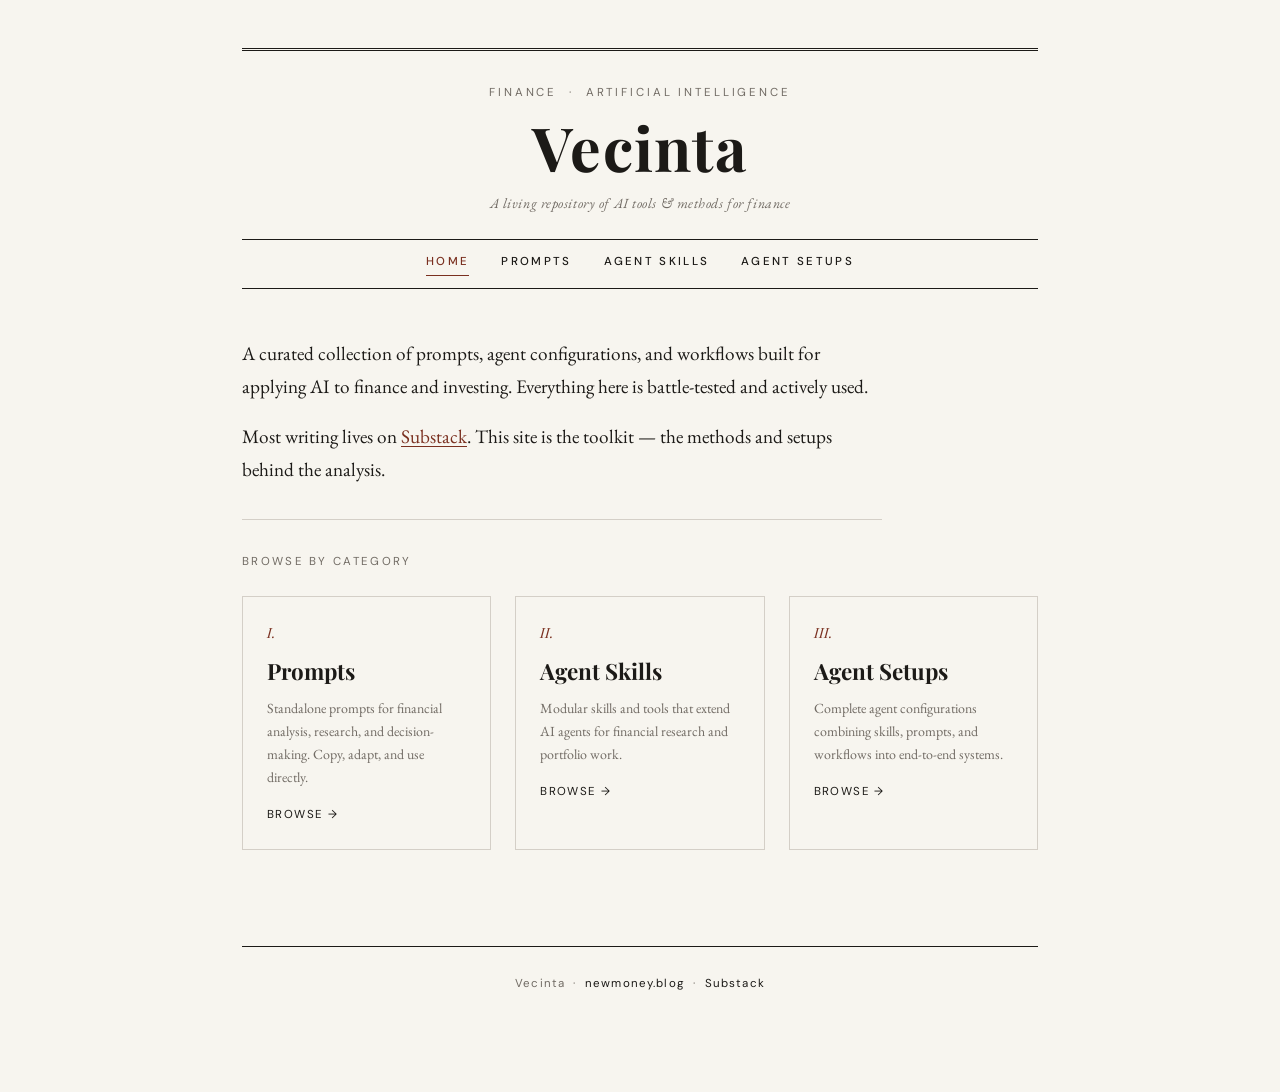
<file: index.html>
<!doctype html>
<html lang="en">
<head>
  <meta charset="UTF-8" />
  <meta name="viewport" content="width=device-width, initial-scale=1.0" />
  <title>Vecinta — Finance AI Repository</title>
  <link href="https://fonts.googleapis.com/css2?family=Playfair+Display:ital,wght@0,700;1,400&family=EB+Garamond:ital,wght@0,400;0,500;1,400&family=DM+Sans:wght@400;500&family=JetBrains+Mono:wght@400&display=swap" rel="stylesheet" />
  <link rel="stylesheet" href="css/design-system.css" />
</head>
<body>
  <div class="page">

    <!-- MASTHEAD -->
    <header>
      <div class="masthead">
        <div class="masthead-eyebrow">Finance &nbsp;·&nbsp; Artificial Intelligence</div>
        <h1 class="masthead-title"><a href="index.html">Vecinta</a></h1>
        <p class="masthead-tagline">A living repository of AI tools &amp; methods for finance</p>
      </div>
      <nav class="site-nav">
        <a href="index.html" class="active">Home</a>
        <a href="prompts.html">Prompts</a>
        <a href="agent-skills.html">Agent Skills</a>
        <a href="agent-setups.html">Agent Setups</a>
      </nav>
    </header>

    <!-- INTRO -->
    <section class="intro">
      <p>A curated collection of prompts, agent configurations, and workflows built for applying AI to finance and investing. Everything here is battle-tested and actively used.</p>
      <p>Most writing lives on <a href="#" style="color: var(--color-accent); text-decoration: underline; text-underline-offset: 3px;">Substack</a>. This site is the toolkit — the methods and setups behind the analysis.</p>
    </section>

    <!-- CATEGORIES -->
    <div class="eyebrow">Browse by category</div>
    <div class="category-grid">

      <a href="prompts.html" class="category-card">
        <div class="category-card-num">I.</div>
        <div class="category-card-title">Prompts</div>
        <div class="category-card-desc">Standalone prompts for financial analysis, research, and decision-making. Copy, adapt, and use directly.</div>
        <div class="category-card-link">Browse &rarr;</div>
      </a>

      <a href="agent-skills.html" class="category-card">
        <div class="category-card-num">II.</div>
        <div class="category-card-title">Agent Skills</div>
        <div class="category-card-desc">Modular skills and tools that extend AI agents for financial research and portfolio work.</div>
        <div class="category-card-link">Browse &rarr;</div>
      </a>

      <a href="agent-setups.html" class="category-card">
        <div class="category-card-num">III.</div>
        <div class="category-card-title">Agent Setups</div>
        <div class="category-card-desc">Complete agent configurations combining skills, prompts, and workflows into end-to-end systems.</div>
        <div class="category-card-link">Browse &rarr;</div>
      </a>

    </div>

    <!-- FOOTER -->
    <footer class="site-footer">
      <p>
        Vecinta &nbsp;&middot;&nbsp;
        <a href="#">newmoney.blog</a> &nbsp;&middot;&nbsp;
        <a href="#">Substack</a>
      </p>
    </footer>

  </div>
</body>
</html>
</file>
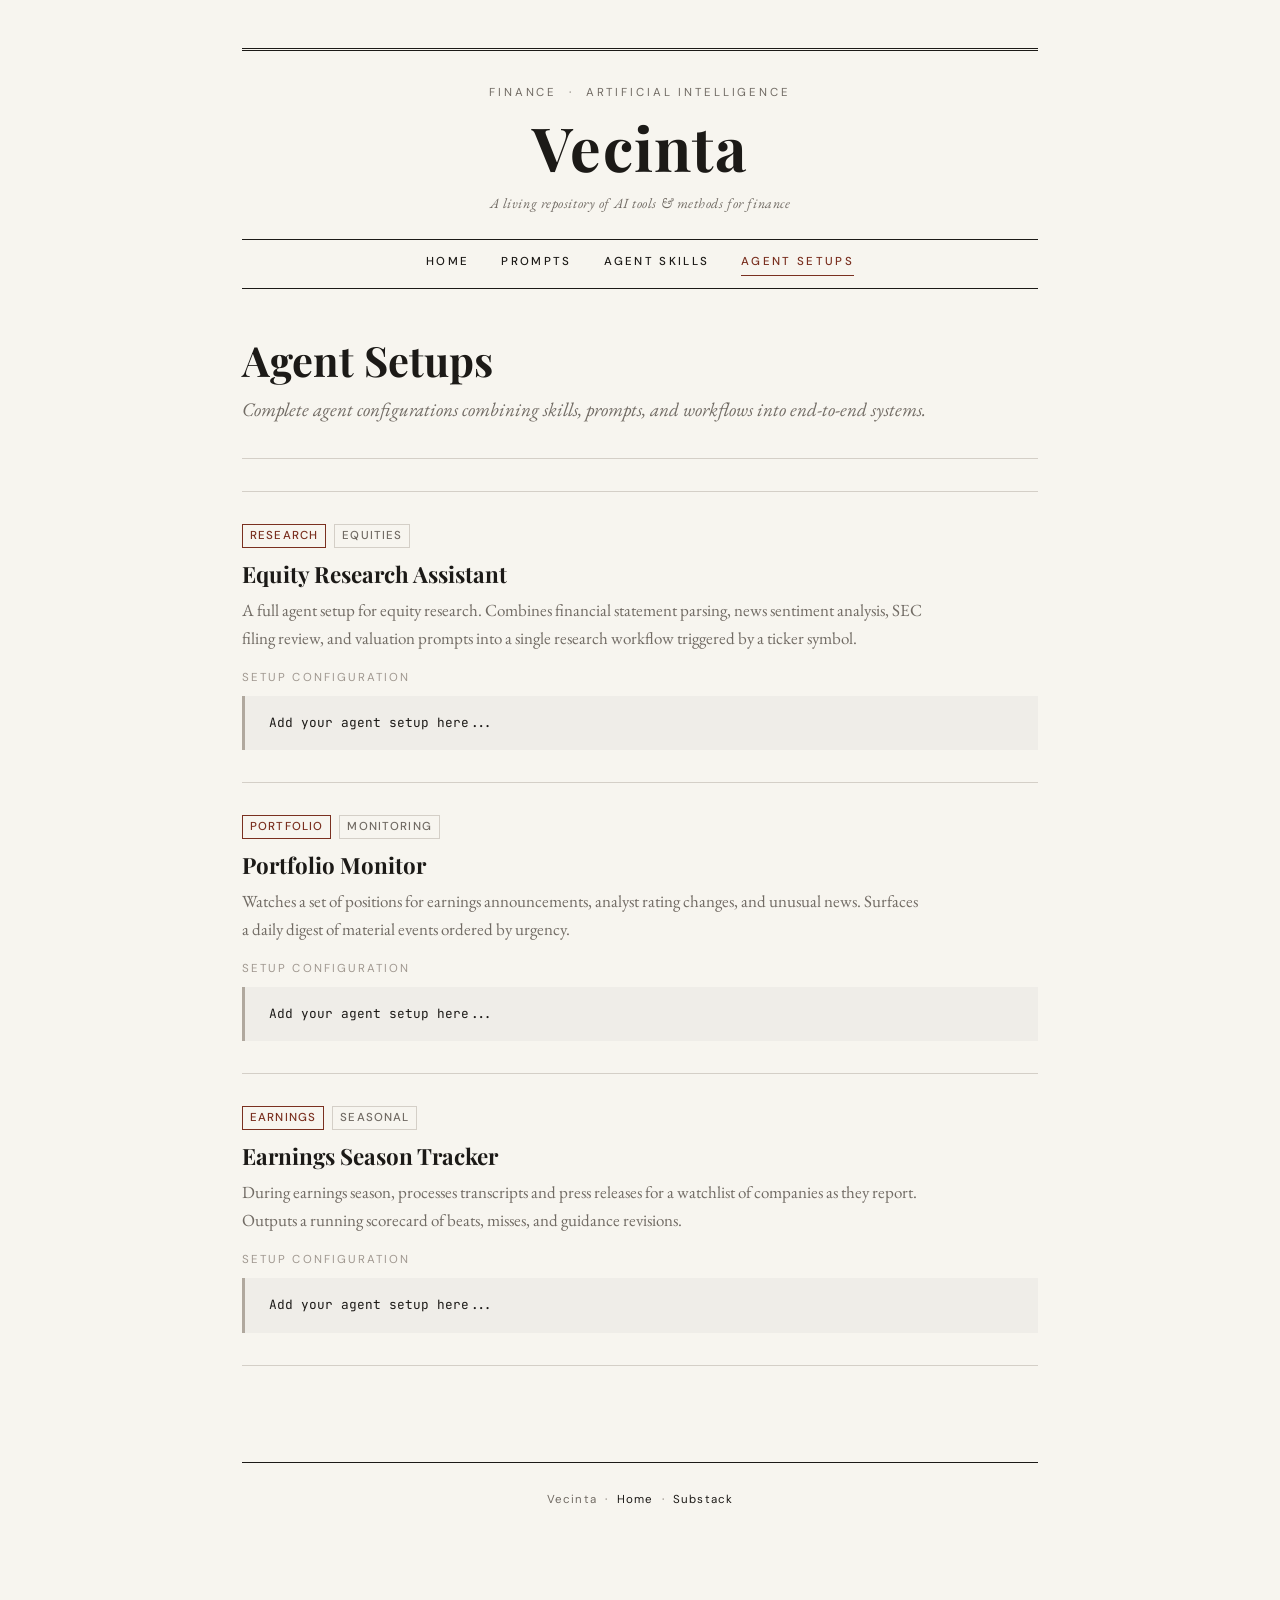
<file: agent-setups.html>
<!doctype html>
<html lang="en">
<head>
  <meta charset="UTF-8" />
  <meta name="viewport" content="width=device-width, initial-scale=1.0" />
  <title>Agent Setups — Vecinta</title>
  <link href="https://fonts.googleapis.com/css2?family=Playfair+Display:ital,wght@0,700;1,400&family=EB+Garamond:ital,wght@0,400;0,500;1,400&family=DM+Sans:wght@400;500&family=JetBrains+Mono:wght@400&display=swap" rel="stylesheet" />
  <link rel="stylesheet" href="css/design-system.css" />
</head>
<body>
  <div class="page">

    <!-- MASTHEAD -->
    <header>
      <div class="masthead">
        <div class="masthead-eyebrow">Finance &nbsp;·&nbsp; Artificial Intelligence</div>
        <h1 class="masthead-title"><a href="index.html">Vecinta</a></h1>
        <p class="masthead-tagline">A living repository of AI tools &amp; methods for finance</p>
      </div>
      <nav class="site-nav">
        <a href="index.html">Home</a>
        <a href="prompts.html">Prompts</a>
        <a href="agent-skills.html">Agent Skills</a>
        <a href="agent-setups.html" class="active">Agent Setups</a>
      </nav>
    </header>

    <!-- PAGE TITLE -->
    <h2 class="page-title">Agent Setups</h2>
    <p class="page-subtitle">Complete agent configurations combining skills, prompts, and workflows into end-to-end systems.</p>

    <!-- ENTRIES -->
    <div class="entry-list">

      <article class="entry">
        <div class="entry-meta">
          <span class="tag tag-accent">Research</span>
          <span class="tag">Equities</span>
        </div>
        <h3 class="entry-title">Equity Research Assistant</h3>
        <p class="entry-description">A full agent setup for equity research. Combines financial statement parsing, news sentiment analysis, SEC filing review, and valuation prompts into a single research workflow triggered by a ticker symbol.</p>
        <div class="code-block">
          <div class="code-block-label">Setup Configuration</div>
          <pre>Add your agent setup here...</pre>
        </div>
      </article>

      <article class="entry">
        <div class="entry-meta">
          <span class="tag tag-accent">Portfolio</span>
          <span class="tag">Monitoring</span>
        </div>
        <h3 class="entry-title">Portfolio Monitor</h3>
        <p class="entry-description">Watches a set of positions for earnings announcements, analyst rating changes, and unusual news. Surfaces a daily digest of material events ordered by urgency.</p>
        <div class="code-block">
          <div class="code-block-label">Setup Configuration</div>
          <pre>Add your agent setup here...</pre>
        </div>
      </article>

      <article class="entry">
        <div class="entry-meta">
          <span class="tag tag-accent">Earnings</span>
          <span class="tag">Seasonal</span>
        </div>
        <h3 class="entry-title">Earnings Season Tracker</h3>
        <p class="entry-description">During earnings season, processes transcripts and press releases for a watchlist of companies as they report. Outputs a running scorecard of beats, misses, and guidance revisions.</p>
        <div class="code-block">
          <div class="code-block-label">Setup Configuration</div>
          <pre>Add your agent setup here...</pre>
        </div>
      </article>

    </div>

    <!-- FOOTER -->
    <footer class="site-footer">
      <p>
        Vecinta &nbsp;&middot;&nbsp;
        <a href="index.html">Home</a> &nbsp;&middot;&nbsp;
        <a href="#">Substack</a>
      </p>
    </footer>

  </div>
</body>
</html>
</file>
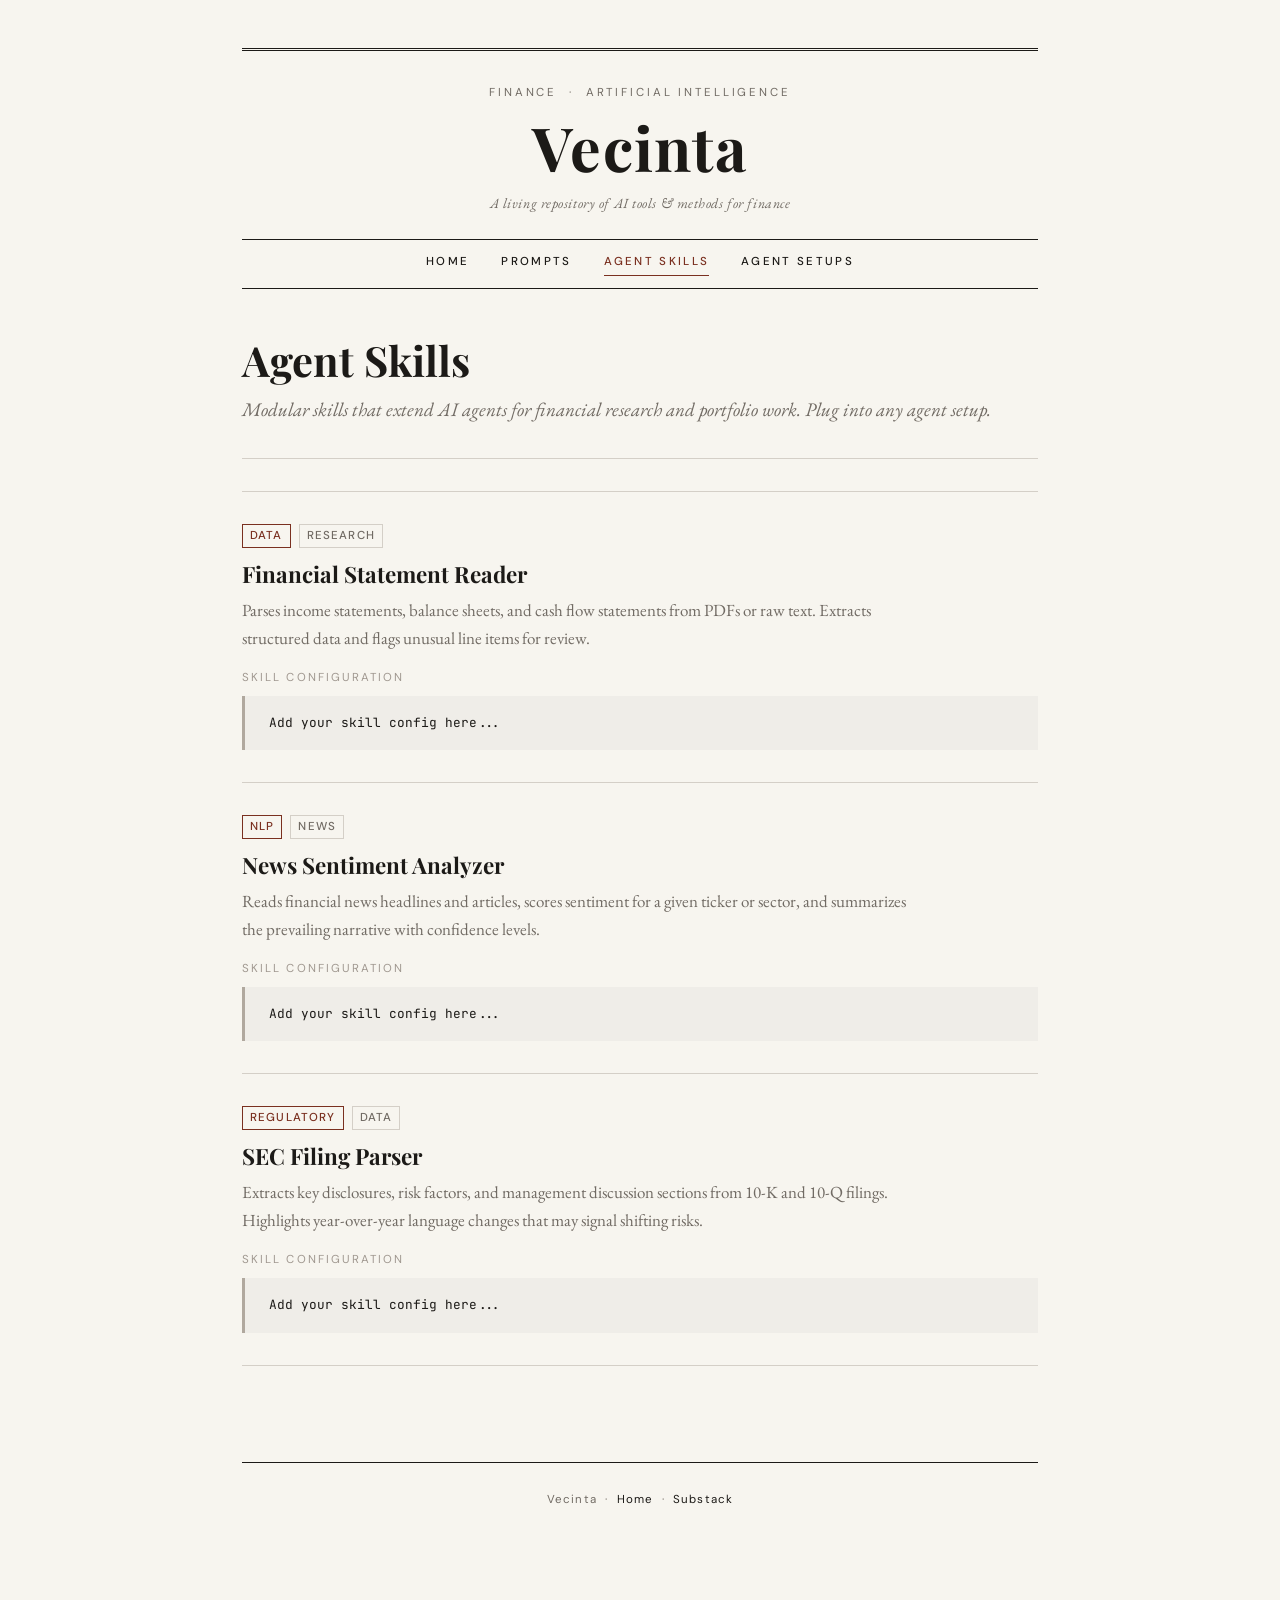
<file: agent-skills.html>
<!doctype html>
<html lang="en">
<head>
  <meta charset="UTF-8" />
  <meta name="viewport" content="width=device-width, initial-scale=1.0" />
  <title>Agent Skills — Vecinta</title>
  <link href="https://fonts.googleapis.com/css2?family=Playfair+Display:ital,wght@0,700;1,400&family=EB+Garamond:ital,wght@0,400;0,500;1,400&family=DM+Sans:wght@400;500&family=JetBrains+Mono:wght@400&display=swap" rel="stylesheet" />
  <link rel="stylesheet" href="css/design-system.css" />
</head>
<body>
  <div class="page">

    <!-- MASTHEAD -->
    <header>
      <div class="masthead">
        <div class="masthead-eyebrow">Finance &nbsp;·&nbsp; Artificial Intelligence</div>
        <h1 class="masthead-title"><a href="index.html">Vecinta</a></h1>
        <p class="masthead-tagline">A living repository of AI tools &amp; methods for finance</p>
      </div>
      <nav class="site-nav">
        <a href="index.html">Home</a>
        <a href="prompts.html">Prompts</a>
        <a href="agent-skills.html" class="active">Agent Skills</a>
        <a href="agent-setups.html">Agent Setups</a>
      </nav>
    </header>

    <!-- PAGE TITLE -->
    <h2 class="page-title">Agent Skills</h2>
    <p class="page-subtitle">Modular skills that extend AI agents for financial research and portfolio work. Plug into any agent setup.</p>

    <!-- ENTRIES -->
    <div class="entry-list">

      <article class="entry">
        <div class="entry-meta">
          <span class="tag tag-accent">Data</span>
          <span class="tag">Research</span>
        </div>
        <h3 class="entry-title">Financial Statement Reader</h3>
        <p class="entry-description">Parses income statements, balance sheets, and cash flow statements from PDFs or raw text. Extracts structured data and flags unusual line items for review.</p>
        <div class="code-block">
          <div class="code-block-label">Skill Configuration</div>
          <pre>Add your skill config here...</pre>
        </div>
      </article>

      <article class="entry">
        <div class="entry-meta">
          <span class="tag tag-accent">NLP</span>
          <span class="tag">News</span>
        </div>
        <h3 class="entry-title">News Sentiment Analyzer</h3>
        <p class="entry-description">Reads financial news headlines and articles, scores sentiment for a given ticker or sector, and summarizes the prevailing narrative with confidence levels.</p>
        <div class="code-block">
          <div class="code-block-label">Skill Configuration</div>
          <pre>Add your skill config here...</pre>
        </div>
      </article>

      <article class="entry">
        <div class="entry-meta">
          <span class="tag tag-accent">Regulatory</span>
          <span class="tag">Data</span>
        </div>
        <h3 class="entry-title">SEC Filing Parser</h3>
        <p class="entry-description">Extracts key disclosures, risk factors, and management discussion sections from 10-K and 10-Q filings. Highlights year-over-year language changes that may signal shifting risks.</p>
        <div class="code-block">
          <div class="code-block-label">Skill Configuration</div>
          <pre>Add your skill config here...</pre>
        </div>
      </article>

    </div>

    <!-- FOOTER -->
    <footer class="site-footer">
      <p>
        Vecinta &nbsp;&middot;&nbsp;
        <a href="index.html">Home</a> &nbsp;&middot;&nbsp;
        <a href="#">Substack</a>
      </p>
    </footer>

  </div>
</body>
</html>
</file>
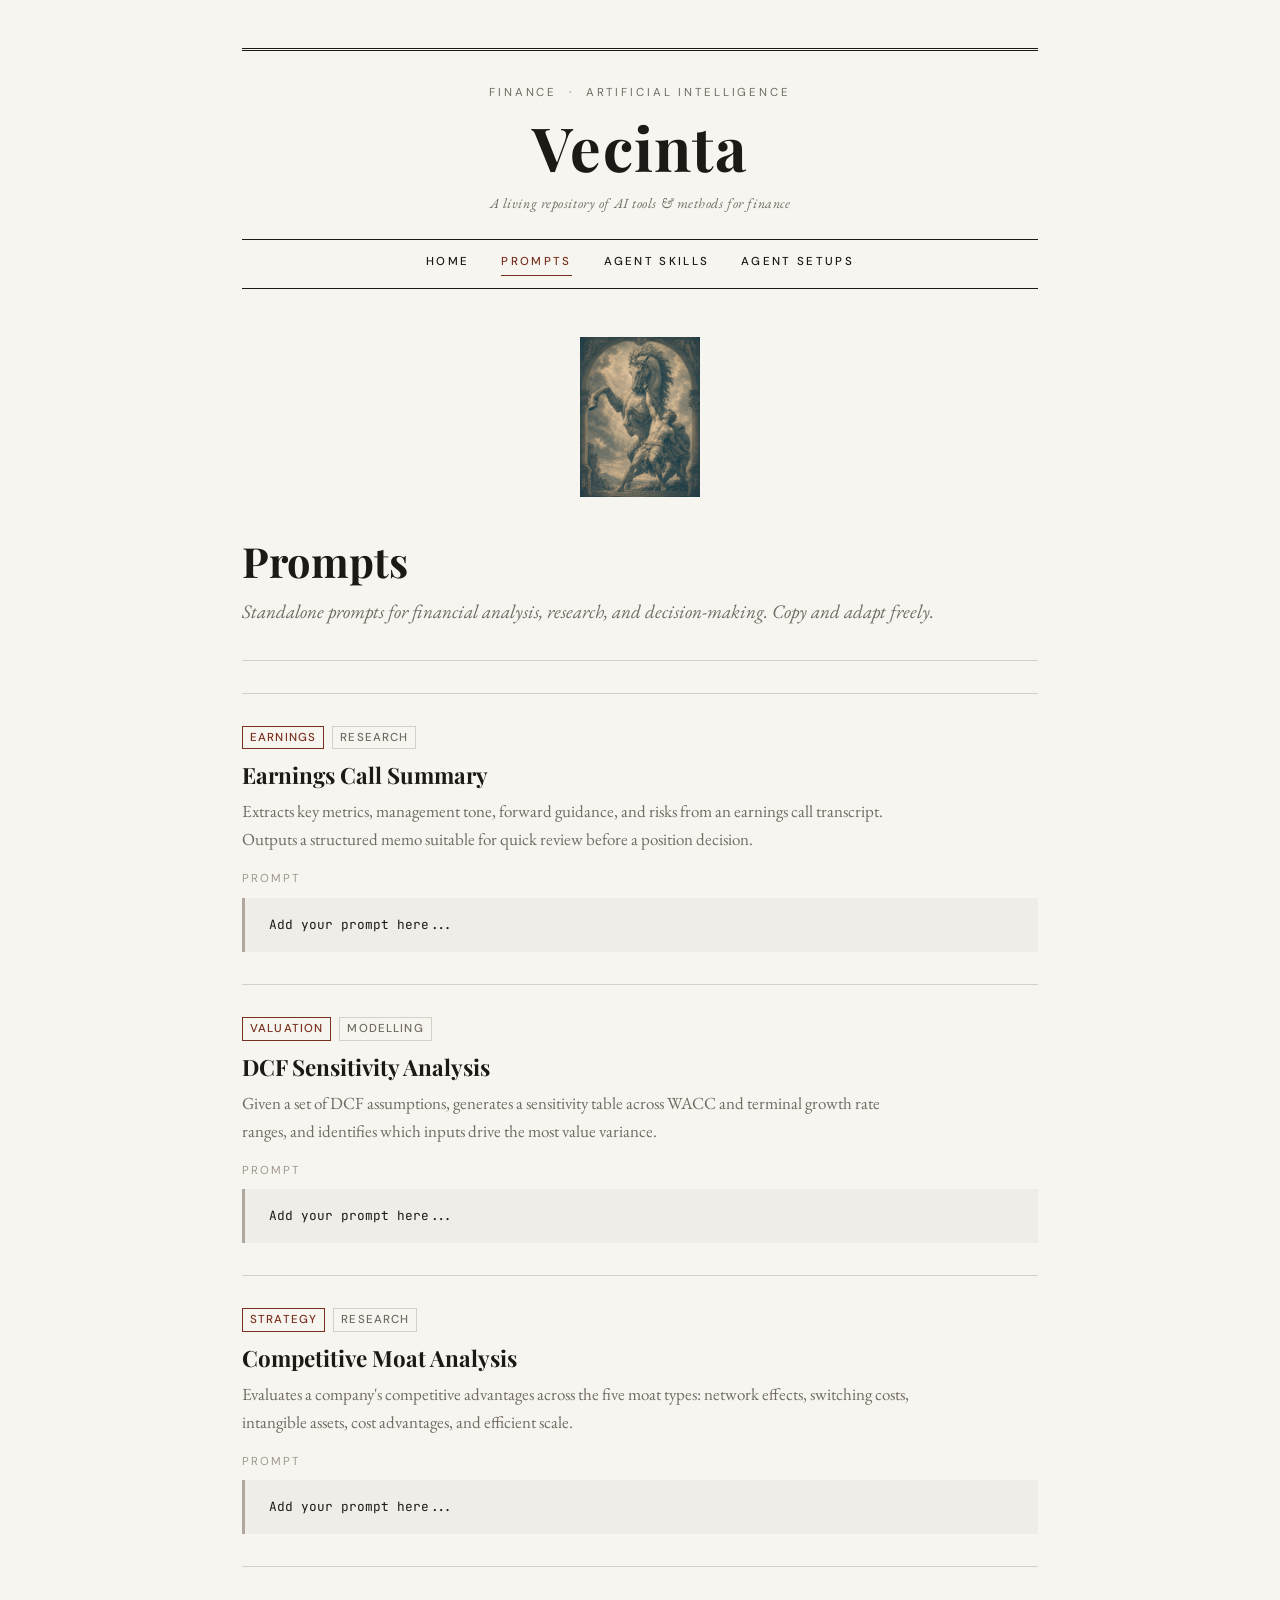
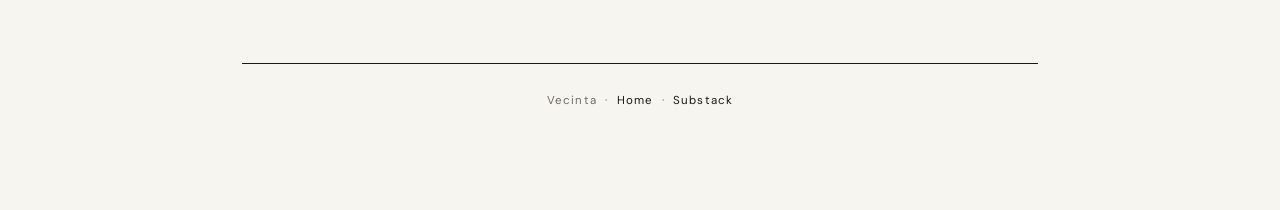
<file: prompts.html>
<!doctype html>
<html lang="en">
<head>
  <meta charset="UTF-8" />
  <meta name="viewport" content="width=device-width, initial-scale=1.0" />
  <title>Prompts — Vecinta</title>
  <link href="https://fonts.googleapis.com/css2?family=Playfair+Display:ital,wght@0,700;1,400&family=EB+Garamond:ital,wght@0,400;0,500;1,400&family=DM+Sans:wght@400;500&family=JetBrains+Mono:wght@400&display=swap" rel="stylesheet" />
  <link rel="stylesheet" href="css/design-system.css" />
</head>
<body>
  <div class="page">

    <!-- MASTHEAD -->
    <header>
      <div class="masthead">
        <div class="masthead-eyebrow">Finance &nbsp;·&nbsp; Artificial Intelligence</div>
        <h1 class="masthead-title"><a href="index.html">Vecinta</a></h1>
        <p class="masthead-tagline">A living repository of AI tools &amp; methods for finance</p>
      </div>
      <nav class="site-nav">
        <a href="index.html">Home</a>
        <a href="prompts.html" class="active">Prompts</a>
        <a href="agent-skills.html">Agent Skills</a>
        <a href="agent-setups.html">Agent Setups</a>
      </nav>
    </header>

    <!-- HERO IMAGE -->
    <div style="text-align: center; margin: 2rem 0;">
      <img src="images/Vecinta_Image_Reference_4.png" alt="Vecinta" style="max-width: 120px; width: 100%; height: auto;" />
    </div>

    <!-- PAGE TITLE -->
    <h2 class="page-title">Prompts</h2>
    <p class="page-subtitle">Standalone prompts for financial analysis, research, and decision-making. Copy and adapt freely.</p>

    <!-- ENTRIES -->
    <div class="entry-list">

      <article class="entry">
        <div class="entry-meta">
          <span class="tag tag-accent">Earnings</span>
          <span class="tag">Research</span>
        </div>
        <h3 class="entry-title">Earnings Call Summary</h3>
        <p class="entry-description">Extracts key metrics, management tone, forward guidance, and risks from an earnings call transcript. Outputs a structured memo suitable for quick review before a position decision.</p>
        <div class="code-block">
          <div class="code-block-label">Prompt</div>
          <pre>Add your prompt here...</pre>
        </div>
      </article>

      <article class="entry">
        <div class="entry-meta">
          <span class="tag tag-accent">Valuation</span>
          <span class="tag">Modelling</span>
        </div>
        <h3 class="entry-title">DCF Sensitivity Analysis</h3>
        <p class="entry-description">Given a set of DCF assumptions, generates a sensitivity table across WACC and terminal growth rate ranges, and identifies which inputs drive the most value variance.</p>
        <div class="code-block">
          <div class="code-block-label">Prompt</div>
          <pre>Add your prompt here...</pre>
        </div>
      </article>

      <article class="entry">
        <div class="entry-meta">
          <span class="tag tag-accent">Strategy</span>
          <span class="tag">Research</span>
        </div>
        <h3 class="entry-title">Competitive Moat Analysis</h3>
        <p class="entry-description">Evaluates a company's competitive advantages across the five moat types: network effects, switching costs, intangible assets, cost advantages, and efficient scale.</p>
        <div class="code-block">
          <div class="code-block-label">Prompt</div>
          <pre>Add your prompt here...</pre>
        </div>
      </article>

    </div>

    <!-- FOOTER -->
    <footer class="site-footer">
      <p>
        Vecinta &nbsp;&middot;&nbsp;
        <a href="index.html">Home</a> &nbsp;&middot;&nbsp;
        <a href="#">Substack</a>
      </p>
    </footer>

  </div>
</body>
</html>
</file>
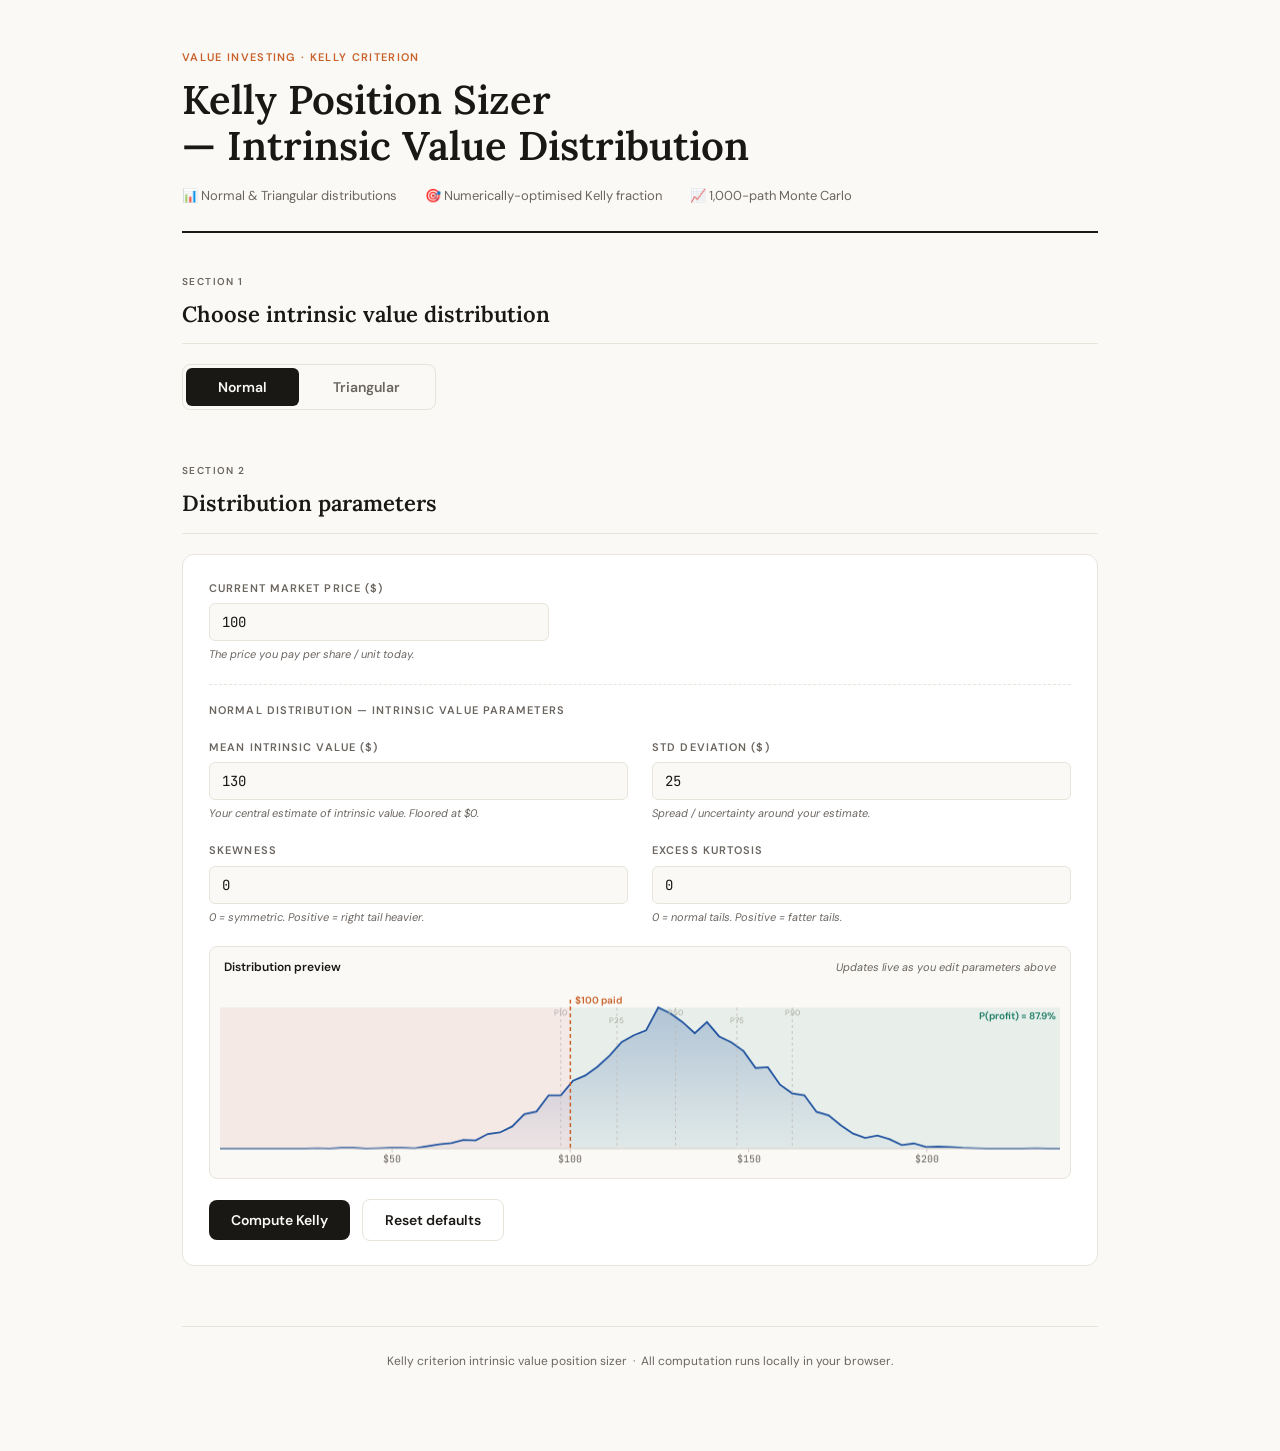
<file: stock_portfolio_sizing.html>
<!doctype html>
<html lang="en">
  <head>
    <meta charset="UTF-8" />
    <meta name="viewport" content="width=device-width, initial-scale=1.0" />
    <title>Kelly Position Sizer — Intrinsic Value</title>
    <link
      href="https://fonts.googleapis.com/css2?family=Lora:ital,wght@0,400;0,600;1,400&family=DM+Sans:wght@300;400;500;600&family=JetBrains+Mono:wght@400;500&display=swap"
      rel="stylesheet"
    />
    <style>
      :root {
        --bg: #faf9f6;
        --surface: #ffffff;
        --border: #e8e4dc;
        --text: #1a1814;
        --muted: #6b6560;
        --accent: #c8622a;
        --accent-light: #f5ede6;
        --teal: #1a7a62;
        --teal-light: #e4f3ee;
        --blue: #2355a0;
        --blue-light: #e8eef8;
        --purple: #5a3f9e;
        --purple-light: #eeeaf8;
        --amber: #b07a10;
        --amber-light: #fdf3dc;
        --red: #b73838;
        --red-light: #f8e4e4;
      }
      * { box-sizing: border-box; margin: 0; padding: 0; }
      body {
        font-family: "DM Sans", sans-serif;
        background: var(--bg);
        color: var(--text);
        font-size: 15px;
        line-height: 1.7;
      }
      .page { max-width: 980px; margin: 0 auto; padding: 48px 32px 80px; }

      /* HEADER */
      .memo-header { border-bottom: 2px solid var(--text); padding-bottom: 24px; margin-bottom: 40px; }
      .memo-tag { font-size: 11px; font-weight: 600; letter-spacing: 0.12em; text-transform: uppercase; color: var(--accent); margin-bottom: 10px; }
      .memo-title { font-family: "Lora", serif; font-size: clamp(26px, 5vw, 40px); font-weight: 600; line-height: 1.15; margin-bottom: 16px; }
      .memo-meta { display: flex; gap: 28px; flex-wrap: wrap; font-size: 13px; color: var(--muted); }
      .memo-meta span { display: flex; align-items: center; gap: 5px; }

      /* SECTION */
      .section { margin-bottom: 52px; }
      .section-label { font-size: 10px; font-weight: 600; letter-spacing: 0.14em; text-transform: uppercase; color: var(--muted); margin-bottom: 6px; }
      .section-title { font-family: "Lora", serif; font-size: 22px; font-weight: 600; margin-bottom: 20px; padding-bottom: 10px; border-bottom: 1px solid var(--border); }
      .section-hidden { display: none; }

      /* DISTRIBUTION TABS */
      .dist-tabs { display: flex; background: var(--bg); border: 1px solid var(--border); border-radius: 8px; padding: 3px; width: fit-content; gap: 2px; }
      .dist-tab { padding: 10px 32px; border-radius: 6px; font-size: 14px; font-weight: 600; cursor: pointer; border: none; background: transparent; color: var(--muted); transition: all 0.15s; font-family: "DM Sans", sans-serif; }
      .dist-tab.active { background: var(--text); color: var(--bg); }
      .dist-tab:hover:not(.active) { background: var(--border); color: var(--text); }

      /* CONTROL PANEL */
      .control-panel { background: var(--surface); border: 1px solid var(--border); border-radius: 12px; padding: 24px 26px; margin: 20px 0; }
      .control-grid { display: grid; grid-template-columns: repeat(2, 1fr); gap: 18px 24px; }
      .control-grid-3 { display: grid; grid-template-columns: repeat(3, 1fr); gap: 18px 24px; }
      @media (max-width: 640px) { .control-grid, .control-grid-3 { grid-template-columns: 1fr; } }
      .control-group { display: flex; flex-direction: column; }
      .control-group label { font-size: 11px; font-weight: 600; letter-spacing: 0.1em; text-transform: uppercase; color: var(--muted); margin-bottom: 6px; }
      .control-group .hint { font-size: 11px; color: var(--muted); margin-top: 4px; font-style: italic; }
      .param-divider { margin: 20px 0 18px; border-top: 1px dashed var(--border); padding-top: 16px; }
      .param-sublabel { font-size: 11px; font-weight: 600; letter-spacing: 0.1em; text-transform: uppercase; color: var(--muted); margin-bottom: 14px; }

      input[type="number"] {
        font-family: "JetBrains Mono", monospace;
        font-size: 14px;
        padding: 9px 12px;
        border: 1px solid var(--border);
        border-radius: 6px;
        background: var(--bg);
        color: var(--text);
        width: 100%;
        transition: border 0.15s, background 0.15s;
      }
      input[type="number"]:focus { outline: none; border-color: var(--accent); background: var(--surface); }

      /* TOGGLE ROW */
      .invest-row { background: var(--accent-light); border: 1px solid var(--border); border-radius: 10px; padding: 16px 18px; margin-bottom: 18px; }
      .invest-row-head { display: flex; justify-content: space-between; align-items: center; margin-bottom: 10px; flex-wrap: wrap; gap: 12px; }
      .invest-row-head .label-line { font-size: 13px; font-weight: 600; }
      .invest-row-head .label-line .muted { color: var(--muted); font-weight: 400; margin-left: 6px; font-size: 12px; }
      .switch { position: relative; display: inline-block; width: 42px; height: 24px; flex-shrink: 0; }
      .switch input { opacity: 0; width: 0; height: 0; }
      .slider-toggle { position: absolute; cursor: pointer; top: 0; left: 0; right: 0; bottom: 0; background-color: #d4cec4; border-radius: 24px; transition: 0.2s; }
      .slider-toggle:before { position: absolute; content: ""; height: 18px; width: 18px; left: 3px; bottom: 3px; background-color: white; border-radius: 50%; transition: 0.2s; }
      input:checked + .slider-toggle { background-color: var(--accent); }
      input:checked + .slider-toggle:before { transform: translateX(18px); }
      .switch-row { display: flex; align-items: center; gap: 10px; }
      .switch-row .switch-label { font-size: 12px; color: var(--muted); transition: color 0.15s; }
      .switch-row .switch-label.active { color: var(--text); font-weight: 600; }
      .invest-controls { display: flex; align-items: center; gap: 14px; }
      .invest-controls input[type="number"] { width: 90px; }
      .invest-controls.disabled { opacity: 0.45; pointer-events: none; }

      /* BUTTONS */
      .button-row { display: flex; gap: 12px; align-items: center; flex-wrap: wrap; margin-top: 20px; }
      .btn { font-family: "DM Sans", sans-serif; font-size: 14px; font-weight: 600; padding: 11px 22px; border: none; border-radius: 8px; cursor: pointer; transition: transform 0.08s, background 0.15s; }
      .btn-primary { background: var(--text); color: var(--bg); }
      .btn-primary:hover { background: #2c2924; }
      .btn-primary:active { transform: scale(0.98); }
      .btn-secondary { background: var(--surface); color: var(--text); border: 1px solid var(--border); }
      .btn-secondary:hover { background: #f2efe8; }
      .btn:disabled { opacity: 0.5; cursor: not-allowed; }
      .status-text { font-size: 13px; color: var(--muted); }

      /* KELLY HERO */
      .result-panel { background: var(--surface); border: 1px solid var(--border); border-radius: 12px; padding: 28px; margin: 20px 0; }
      .kelly-hero { display: flex; gap: 16px; margin-bottom: 24px; flex-wrap: wrap; }
      .kelly-big-card { flex: 1; min-width: 200px; text-align: center; padding: 28px 20px; border-radius: 10px; border: 1px solid; }
      .kelly-big-card.kfull { background: var(--accent-light); border-color: var(--accent); }
      .kelly-big-card.khalf { background: var(--teal-light); border-color: var(--teal); }
      .k-label { font-size: 10px; font-weight: 600; letter-spacing: 0.12em; text-transform: uppercase; color: var(--muted); margin-bottom: 12px; }
      .k-value { font-family: "Lora", serif; font-size: 56px; font-weight: 600; line-height: 1; margin-bottom: 10px; }
      .kfull .k-value { color: var(--accent); }
      .khalf .k-value { color: var(--teal); }
      .k-sub { font-size: 12px; color: var(--muted); }
      .no-edge-banner { background: var(--red-light); border: 1px solid var(--red); border-radius: 10px; padding: 16px 20px; color: var(--red); font-weight: 600; font-size: 14px; margin-bottom: 20px; }

      /* SUMMARY GRID */
      .summary-grid { display: grid; grid-template-columns: repeat(4, 1fr); gap: 12px; margin: 20px 0; }
      @media (max-width: 720px) { .summary-grid { grid-template-columns: repeat(2, 1fr); } }
      .summary-card { background: var(--surface); border: 1px solid var(--border); border-radius: 10px; padding: 14px 16px; }
      .summary-card .s-label { font-size: 10px; font-weight: 600; letter-spacing: 0.1em; text-transform: uppercase; color: var(--muted); margin-bottom: 4px; }
      .summary-card .s-value { font-family: "Lora", serif; font-size: 22px; font-weight: 600; }
      .summary-card .s-sub { font-size: 11px; color: var(--muted); margin-top: 2px; }
      .summary-card.teal .s-value { color: var(--teal); }
      .summary-card.red .s-value { color: var(--red); }
      .summary-card.accent .s-value { color: var(--accent); }
      .summary-card.blue .s-value { color: var(--blue); }

      /* CHART */
      .chart-wrap { background: var(--surface); border: 1px solid var(--border); border-radius: 12px; padding: 20px 22px; margin: 20px 0; }
      .chart-head { display: flex; justify-content: space-between; align-items: flex-start; flex-wrap: wrap; gap: 12px; margin-bottom: 14px; }
      .chart-title { font-size: 14px; font-weight: 600; margin-bottom: 4px; }
      .chart-sub { font-size: 12px; color: var(--muted); }
      .chart-controls { display: flex; gap: 6px; }
      .chart-controls button { font-family: "DM Sans", sans-serif; font-size: 11px; font-weight: 600; letter-spacing: 0.04em; padding: 5px 11px; border: 1px solid var(--border); background: var(--bg); color: var(--muted); border-radius: 6px; cursor: pointer; transition: 0.15s; }
      .chart-controls button.active { background: var(--text); color: var(--bg); border-color: var(--text); }
      .chart-canvas-wrap { position: relative; width: 100%; height: 460px; }
      canvas { display: block; width: 100%; height: 100%; }

      /* DISTRIBUTION PREVIEW */
      .dist-chart-wrap { margin: 20px 0 6px; background: var(--bg); border: 1px solid var(--border); border-radius: 8px; overflow: hidden; }
      .dist-chart-head { display: flex; justify-content: space-between; align-items: baseline; padding: 10px 14px 0; }
      .dist-chart-title { font-size: 12px; font-weight: 600; color: var(--text); }
      .dist-chart-sub { font-size: 11px; color: var(--muted); font-style: italic; }
      .dist-canvas-wrap { position: relative; width: 100%; height: 200px; padding: 4px 0 0; }

      /* FOOTER */
      .footer { margin-top: 60px; padding-top: 24px; border-top: 1px solid var(--border); font-size: 12px; color: var(--muted); text-align: center; }
    </style>
  </head>
  <body>
    <div class="page">

      <!-- HEADER -->
      <div class="memo-header">
        <div class="memo-tag">Value Investing · Kelly Criterion</div>
        <h1 class="memo-title">Kelly Position Sizer<br/>— Intrinsic Value Distribution</h1>
        <div class="memo-meta">
          <span>📊 Normal &amp; Triangular distributions</span>
          <span>🎯 Numerically-optimised Kelly fraction</span>
          <span>📈 1,000-path Monte Carlo</span>
        </div>
      </div>

      <!-- SECTION 1: DISTRIBUTION -->
      <div class="section">
        <div class="section-label">Section 1</div>
        <div class="section-title">Choose intrinsic value distribution</div>
        <div class="dist-tabs">
          <button class="dist-tab active" id="tabNormal">Normal</button>
          <button class="dist-tab" id="tabTriangular">Triangular</button>
        </div>
      </div>

      <!-- SECTION 2: PARAMETERS -->
      <div class="section">
        <div class="section-label">Section 2</div>
        <div class="section-title">Distribution parameters</div>
        <div class="control-panel">

          <div style="max-width: 340px; margin-bottom: 20px;">
            <div class="control-group">
              <label>Current Market Price ($)</label>
              <input type="number" id="marketPrice" value="100" min="0.01" step="1" />
              <div class="hint">The price you pay per share / unit today.</div>
            </div>
          </div>

          <div class="param-divider">
            <div class="param-sublabel" id="distParamLabel">Normal distribution — intrinsic value parameters</div>
          </div>

          <!-- NORMAL PARAMS -->
          <div id="normalParams">
            <div class="control-grid">
              <div class="control-group">
                <label>Mean Intrinsic Value ($)</label>
                <input type="number" id="normMean" value="130" step="1" />
                <div class="hint">Your central estimate of intrinsic value. Floored at $0.</div>
              </div>
              <div class="control-group">
                <label>Std Deviation ($)</label>
                <input type="number" id="normSigma" value="25" min="0.01" step="1" />
                <div class="hint">Spread / uncertainty around your estimate.</div>
              </div>
              <div class="control-group">
                <label>Skewness</label>
                <input type="number" id="normSkew" value="0" step="0.1" />
                <div class="hint">0 = symmetric. Positive = right tail heavier.</div>
              </div>
              <div class="control-group">
                <label>Excess Kurtosis</label>
                <input type="number" id="normKurt" value="0" step="0.1" />
                <div class="hint">0 = normal tails. Positive = fatter tails.</div>
              </div>
            </div>
          </div>

          <!-- TRIANGULAR PARAMS -->
          <div id="triParams" style="display:none;">
            <div class="control-grid-3">
              <div class="control-group">
                <label>Minimum Value ($) — Bear</label>
                <input type="number" id="triMin" value="70" min="0" step="1" />
                <div class="hint">Worst-case intrinsic value (cannot be negative).</div>
              </div>
              <div class="control-group">
                <label>Mode Value ($) — Base case</label>
                <input type="number" id="triMode" value="130" step="1" />
                <div class="hint">Most likely intrinsic value.</div>
              </div>
              <div class="control-group">
                <label>Maximum Value ($) — Bull</label>
                <input type="number" id="triMax" value="200" step="1" />
                <div class="hint">Best-case intrinsic value.</div>
              </div>
            </div>
          </div>

          <!-- Distribution preview chart -->
          <div class="dist-chart-wrap">
            <div class="dist-chart-head">
              <span class="dist-chart-title">Distribution preview</span>
              <span class="dist-chart-sub">Updates live as you edit parameters above</span>
            </div>
            <div class="dist-canvas-wrap">
              <canvas id="distCanvas"></canvas>
            </div>
          </div>

          <div class="button-row">
            <button class="btn btn-primary" id="computeKellyBtn">Compute Kelly</button>
            <button class="btn btn-secondary" id="resetBtn">Reset defaults</button>
            <span class="status-text" id="computeStatus"></span>
          </div>
        </div>
      </div>

      <!-- SECTION 3: KELLY RESULT -->
      <div class="section section-hidden" id="kellySection">
        <div class="section-label">Section 3</div>
        <div class="section-title">Kelly-optimal position size</div>

        <div id="noEdgeBanner" class="no-edge-banner section-hidden">
          No edge detected — Kelly fraction is zero or negative. The model says: do not take this position at this price.
        </div>

        <div class="result-panel">
          <div class="kelly-hero">
            <div class="kelly-big-card kfull">
              <div class="k-label">Full Kelly</div>
              <div class="k-value" id="rKellyFull">—</div>
              <div class="k-sub">of total portfolio in this position</div>
            </div>
            <div class="kelly-big-card khalf">
              <div class="k-label">Half Kelly</div>
              <div class="k-value" id="rKellyHalf">—</div>
              <div class="k-sub">conservative — recommended in practice</div>
            </div>
          </div>

          <div class="summary-grid" style="margin-top: 0;">
            <div class="summary-card accent">
              <div class="s-label">Expected return</div>
              <div class="s-value" id="rExpReturn">—</div>
              <div class="s-sub">E[(V − P) / P]</div>
            </div>
            <div class="summary-card">
              <div class="s-label">Return std dev</div>
              <div class="s-value" id="rStdReturn">—</div>
              <div class="s-sub">σ of simulated returns</div>
            </div>
            <div class="summary-card teal">
              <div class="s-label">P(profit)</div>
              <div class="s-value" id="rPProfit">—</div>
              <div class="s-sub">P(intrinsic value &gt; price)</div>
            </div>
            <div class="summary-card blue">
              <div class="s-label">E[intrinsic value]</div>
              <div class="s-value" id="rEV">—</div>
              <div class="s-sub">mean of distribution</div>
            </div>
          </div>
        </div>
      </div>

      <!-- SECTION 4: SIMULATION -->
      <div class="section section-hidden" id="simSection">
        <div class="section-label">Section 4</div>
        <div class="section-title">Intrinsic value convergence — 1,000 scenarios</div>

        <div class="control-panel">
          <div class="control-grid">
            <div class="control-group">
              <label>Initial Portfolio ($)</label>
              <input type="number" id="initWealth" value="100000" min="1" step="1000" />
              <div class="hint">Starting capital before any investments.</div>
            </div>
            <div class="control-group">
              <label>Time horizon (years)</label>
              <input type="number" id="timeHorizon" value="10" min="1" max="50" step="1" />
              <div class="hint">Years until the stock price converges to its intrinsic value.</div>
            </div>
          </div>

          <div class="invest-row" style="margin-top: 18px;">
            <div class="invest-row-head">
              <div class="label-line">
                Allocation fraction
                <span class="muted">— what fraction of portfolio to commit per investment</span>
              </div>
              <div class="switch-row">
                <span class="switch-label active" id="simFracOffLabel">Full Kelly</span>
                <label class="switch">
                  <input type="checkbox" id="simFracToggle" />
                  <span class="slider-toggle"></span>
                </label>
                <span class="switch-label" id="simFracOnLabel">Custom %</span>
              </div>
            </div>
            <div class="invest-controls disabled" id="simFracControls">
              <input type="number" id="simFracCustom" min="0" max="500" value="25" step="1" />
              <span style="font-size: 13px; color: var(--muted);">%</span>
            </div>
          </div>

          <div class="button-row" style="margin-top: 4px;">
            <button class="btn btn-primary" id="runSimBtn">Run simulation</button>
            <span class="status-text" id="simStatus"></span>
          </div>
        </div>

        <!-- Stats row A -->
        <div class="summary-grid">
          <div class="summary-card teal">
            <div class="s-label">Median final portfolio</div>
            <div class="s-value" id="sMedian">—</div>
            <div class="s-sub">50th percentile</div>
          </div>
          <div class="summary-card accent">
            <div class="s-label">Mean final portfolio</div>
            <div class="s-value" id="sMean">—</div>
            <div class="s-sub">arithmetic average</div>
          </div>
          <div class="summary-card blue">
            <div class="s-label">90th percentile</div>
            <div class="s-value" id="s90">—</div>
            <div class="s-sub">top decile outcome</div>
          </div>
          <div class="summary-card red">
            <div class="s-label">10th percentile</div>
            <div class="s-value" id="s10">—</div>
            <div class="s-sub">bottom decile outcome</div>
          </div>
        </div>

        <!-- Stats row B -->
        <div class="summary-grid">
          <div class="summary-card">
            <div class="s-label">Best path</div>
            <div class="s-value" id="sMax">—</div>
            <div class="s-sub">maximum across all paths</div>
          </div>
          <div class="summary-card">
            <div class="s-label">Worst path</div>
            <div class="s-value" id="sMin">—</div>
            <div class="s-sub">minimum across all paths</div>
          </div>
          <div class="summary-card">
            <div class="s-label">% paths profitable</div>
            <div class="s-value" id="sProfit">—</div>
            <div class="s-sub">final &gt; initial portfolio</div>
          </div>
          <div class="summary-card">
            <div class="s-label">Annualized return</div>
            <div class="s-value" id="sGeo">—</div>
            <div class="s-sub" id="sGeoSub">per year</div>
          </div>
        </div>

        <!-- Chart -->
        <div class="chart-wrap">
          <div class="chart-head">
            <div>
              <div class="chart-title">Price convergence to intrinsic value — 1,000 scenarios</div>
              <div class="chart-sub">Each thin line shows one scenario: price drifts from market price to its realized intrinsic value. Orange = median outcome. Dashed = market price.</div>
            </div>
            <div class="chart-controls">
              <button id="scaleLog">Log scale</button>
              <button id="scaleLin" class="active">Linear scale</button>
            </div>
          </div>
          <div class="chart-canvas-wrap">
            <canvas id="pathsCanvas"></canvas>
          </div>
        </div>
      </div>

      <div class="footer">
        Kelly criterion intrinsic value position sizer &nbsp;·&nbsp; All computation runs locally in your browser.
      </div>
    </div>

    <script>
    (function () {
      "use strict";

      const $ = (id) => document.getElementById(id);

      // ── State ──────────────────────────────────────────────────────────────
      let distMode = "normal";
      let kellyFraction = 0;
      let lastResult = null;
      let lastCfg = null;
      let yScaleMode = "lin";

      // ── Distribution toggle ────────────────────────────────────────────────
      $("tabNormal").addEventListener("click", () => setDist("normal"));
      $("tabTriangular").addEventListener("click", () => setDist("triangular"));

      function setDist(mode) {
        distMode = mode;
        $("tabNormal").classList.toggle("active", mode === "normal");
        $("tabTriangular").classList.toggle("active", mode === "triangular");
        $("normalParams").style.display = mode === "normal" ? "" : "none";
        $("triParams").style.display = mode === "triangular" ? "" : "none";
        $("distParamLabel").textContent =
          mode === "normal"
            ? "Normal distribution — intrinsic value parameters (floored at $0)"
            : "Triangular distribution — intrinsic value parameters";
        scheduleDistDraw();
      }

      // ── Random samplers ────────────────────────────────────────────────────
      function boxMuller() {
        let u1;
        do { u1 = Math.random(); } while (u1 === 0);
        const u2 = Math.random();
        return Math.sqrt(-2 * Math.log(u1)) * Math.cos(2 * Math.PI * u2);
      }

      // Cornish-Fisher expansion: maps N(0,1) variate to target skew/kurtosis
      function sampleNormalCF(mean, sigma, skew, exKurt) {
        const z = boxMuller();
        const s = skew, k = exKurt;
        const w =
          z +
          ((z * z - 1) * s) / 6 +
          ((z * z * z - 3 * z) * k) / 24 -
          ((2 * z * z * z - 5 * z) * s * s) / 36;
        return mean + sigma * w;
      }

      // Triangular inverse-CDF (a=min, c=mode, b=max)
      function sampleTriangular(a, c, b) {
        const u = Math.random();
        const fc = (c - a) / (b - a);
        if (u < fc) return a + Math.sqrt(u * (b - a) * (c - a));
        return b - Math.sqrt((1 - u) * (b - a) * (b - c));
      }

      // Triangular quantile (analytical inverse-CDF at probability p)
      function triangularQuantile(a, c, b, p) {
        const fc = (c - a) / (b - a);
        if (p <= fc) return a + Math.sqrt(p * (b - a) * (c - a));
        return b - Math.sqrt((1 - p) * (b - a) * (b - c));
      }

      function drawOneSample(price) {
        if (distMode === "normal") {
          const mean  = parseFloat($("normMean").value);
          const sigma = parseFloat($("normSigma").value);
          const skew  = parseFloat($("normSkew").value);
          const kurt  = parseFloat($("normKurt").value);
          return (Math.max(0, sampleNormalCF(mean, sigma, skew, kurt)) - price) / price;
        } else {
          const a = parseFloat($("triMin").value);
          const c = parseFloat($("triMode").value);
          const b = parseFloat($("triMax").value);
          return (sampleTriangular(a, c, b) - price) / price;
        }
      }

      function generateReturns(n, price) {
        const arr = new Float64Array(n);
        if (distMode === "normal") {
          const mean  = parseFloat($("normMean").value);
          const sigma = parseFloat($("normSigma").value);
          const skew  = parseFloat($("normSkew").value);
          const kurt  = parseFloat($("normKurt").value);
          for (let i = 0; i < n; i++)
            arr[i] = (Math.max(0, sampleNormalCF(mean, sigma, skew, kurt)) - price) / price;
        } else {
          const a = parseFloat($("triMin").value);
          const c = parseFloat($("triMode").value);
          const b = parseFloat($("triMax").value);
          for (let i = 0; i < n; i++)
            arr[i] = (sampleTriangular(a, c, b) - price) / price;
        }
        return arr;
      }

      // ── Numerical Kelly optimisation (ternary search) ──────────────────────
      function kellyObj(f, returns) {
        let sum = 0;
        for (let i = 0; i < returns.length; i++) {
          const v = 1 + f * returns[i];
          if (v <= 1e-15) return -1e18;
          sum += Math.log(v);
        }
        return sum;
      }

      function findKelly(returns) {
        let sumR = 0;
        for (let i = 0; i < returns.length; i++) sumR += returns[i];
        if (sumR / returns.length <= 0) return 0; // no edge

        let minR = Infinity;
        for (let i = 0; i < returns.length; i++)
          if (returns[i] < minR) minR = returns[i];

        // max safe f such that 1 + f*minR > 0, capped at 5
        const maxF = minR < 0 ? Math.min(5, -0.999 / minR) : 5;

        let lo = 0, hi = maxF;
        for (let iter = 0; iter < 200; iter++) {
          const m1 = lo + (hi - lo) / 3;
          const m2 = hi - (hi - lo) / 3;
          if (kellyObj(m1, returns) < kellyObj(m2, returns)) lo = m1;
          else hi = m2;
        }
        return Math.max(0, (lo + hi) / 2);
      }

      // ── Compute Kelly handler ──────────────────────────────────────────────
      $("computeKellyBtn").addEventListener("click", computeKelly);

      function validateInputs() {
        const price = parseFloat($("marketPrice").value);
        if (!isFinite(price) || price <= 0) return "Current market price must be a positive number.";
        if (distMode === "normal") {
          const mean  = parseFloat($("normMean").value);
          const sigma = parseFloat($("normSigma").value);
          if (!isFinite(mean))                return "Mean intrinsic value must be a number.";
          if (!isFinite(sigma) || sigma <= 0) return "Std deviation must be positive.";
        } else {
          const a = parseFloat($("triMin").value);
          const c = parseFloat($("triMode").value);
          const b = parseFloat($("triMax").value);
          if (!isFinite(a) || !isFinite(c) || !isFinite(b))
            return "All triangular parameters must be numbers.";
          if (a < 0) return "Minimum intrinsic value cannot be negative.";
          if (a >= b) return "Min must be less than Max.";
          if (c < a || c > b) return "Mode must be between Min and Max.";
        }
        return null;
      }

      function computeKelly() {
        const err = validateInputs();
        if (err) {
          $("computeStatus").textContent = err;
          $("computeStatus").style.color = "var(--red)";
          return;
        }
        $("computeStatus").textContent = "Computing Kelly from 100,000 draws…";
        $("computeStatus").style.color = "var(--muted)";

        setTimeout(() => {
          const price = parseFloat($("marketPrice").value);
          const N = 100000;
          const returns = generateReturns(N, price);

          // Stats
          let sumR = 0, profitCount = 0;
          for (let i = 0; i < N; i++) {
            sumR += returns[i];
            if (returns[i] > 0) profitCount++;
          }
          const meanR = sumR / N;
          let sumSq = 0;
          for (let i = 0; i < N; i++) sumSq += (returns[i] - meanR) ** 2;
          const stdR = Math.sqrt(sumSq / N);
          const pProfit = profitCount / N;

          let evSum = 0;
          for (let i = 0; i < N; i++) evSum += (1 + returns[i]) * price;
          const ev = evSum / N;

          const kf = findKelly(returns);
          kellyFraction = kf;

          // Show results
          const hasEdge = kf > 0.0005;
          $("noEdgeBanner").classList.toggle("section-hidden", hasEdge);
          $("rKellyFull").textContent  = (kf * 100).toFixed(1) + "%";
          $("rKellyHalf").textContent  = (kf * 50).toFixed(1) + "%";
          $("rExpReturn").textContent  = fmtPct(meanR);
          $("rStdReturn").textContent  = fmtPct(stdR);
          $("rPProfit").textContent    = (pProfit * 100).toFixed(1) + "%";
          $("rEV").textContent         = fmtCurrency(ev);

          $("kellySection").classList.remove("section-hidden");
          $("simSection").classList.remove("section-hidden");
          $("computeStatus").textContent =
            "Done. Full Kelly: " + (kf * 100).toFixed(1) + "% · Half Kelly: " + (kf * 50).toFixed(1) + "%";
          $("computeStatus").style.color = "var(--teal)";

          // Auto-run convergence simulation whenever Kelly is computed
          doRunSimulation();
        }, 16);
      }

      // ── Simulation — single step: one IV draw per scenario ────────────────
      function runSimulation(W0, horizon, Y, f, price) {
        const ivSamples = new Float64Array(Y);
        const finals    = new Float64Array(Y);
        for (let i = 0; i < Y; i++) {
          const r  = drawOneSample(price); // (iv − price) / price
          const iv = price * (1 + r);
          ivSamples[i] = iv;
          let w = W0 * (1 + f * r);
          if (w < 0) w = 0;
          finals[i] = w;
        }
        return { ivSamples, finals };
      }

      async function doRunSimulation() {
        const err = validateInputs();
        if (err) { $("simStatus").textContent = err; $("simStatus").style.color = "var(--red)"; return; }

        const W0      = parseFloat($("initWealth").value);
        const horizon = parseInt($("timeHorizon").value, 10);
        const Y       = 1000;
        const price   = parseFloat($("marketPrice").value);

        if (!isFinite(W0) || W0 <= 0) {
          $("simStatus").textContent = "Initial portfolio must be positive.";
          $("simStatus").style.color = "var(--red)"; return;
        }
        if (!isFinite(horizon) || horizon < 1 || horizon > 50) {
          $("simStatus").textContent = "Time horizon must be between 1 and 50 years.";
          $("simStatus").style.color = "var(--red)"; return;
        }

        const useCustom = $("simFracToggle").checked;
        const f = useCustom ? parseFloat($("simFracCustom").value) / 100 : kellyFraction;

        $("runSimBtn").disabled = true;
        $("simStatus").textContent = "Simulating 1,000 scenarios…";
        $("simStatus").style.color = "var(--muted)";
        await new Promise(requestAnimationFrame);

        const t0 = performance.now();
        const result = runSimulation(W0, horizon, Y, f, price);
        const t1 = performance.now();

        lastResult = result;
        lastCfg = { horizon, Y, W0, f, price };

        updateStats(result, W0, horizon);
        drawChart();

        $("simStatus").textContent =
          "Done in " + (t1 - t0).toFixed(0) + " ms · " + (f * 100).toFixed(1) + "% allocated";
        $("simStatus").style.color = "var(--teal)";
        $("runSimBtn").disabled = false;
      }

      $("runSimBtn").addEventListener("click", doRunSimulation);

      // ── Stats helpers ──────────────────────────────────────────────────────
      function percentile(sorted, p) {
        if (!sorted.length) return NaN;
        const idx = (sorted.length - 1) * p;
        const lo = Math.floor(idx), hi = Math.ceil(idx);
        if (lo === hi) return sorted[lo];
        return sorted[lo] + (sorted[hi] - sorted[lo]) * (idx - lo);
      }

      function fmtCurrency(x) {
        if (!isFinite(x)) return "—";
        const abs = Math.abs(x);
        if (abs >= 1e9) return "$" + (x / 1e9).toFixed(2) + "B";
        if (abs >= 1e6) return "$" + (x / 1e6).toFixed(2) + "M";
        if (abs >= 1e3) return "$" + (x / 1e3).toFixed(1) + "K";
        if (abs >= 1)   return "$" + x.toFixed(0);
        if (abs > 0)    return "$" + x.toFixed(4);
        return "$0";
      }

      function fmtPct(x) {
        if (!isFinite(x)) return "—";
        return (x * 100).toFixed(2) + "%";
      }

      function updateStats(result, W0, horizon) {
        const { finals } = result;
        const sorted = Array.from(finals).sort((a, b) => a - b);
        let sum = 0;
        for (let i = 0; i < finals.length; i++) sum += finals[i];
        const mn = sum / finals.length;
        let profitable = 0, logSum = 0, logCount = 0;
        for (let i = 0; i < finals.length; i++) {
          if (finals[i] > W0) profitable++;
          if (finals[i] > 0) { logSum += Math.log(finals[i] / W0); logCount++; }
        }
        const geoMean = logCount > 0 ? Math.exp(logSum / logCount / horizon) - 1 : NaN;

        $("sMedian").textContent = fmtCurrency(percentile(sorted, 0.5));
        $("sMean").textContent   = fmtCurrency(mn);
        $("s90").textContent     = fmtCurrency(percentile(sorted, 0.9));
        $("s10").textContent     = fmtCurrency(percentile(sorted, 0.1));
        $("sMax").textContent    = fmtCurrency(sorted[sorted.length - 1]);
        $("sMin").textContent    = fmtCurrency(sorted[0]);
        $("sProfit").textContent = fmtPct(profitable / finals.length);
        $("sGeo").textContent    = fmtPct(geoMean);
        $("sGeoSub").textContent = "annualized over " + horizon + " yr" + (horizon === 1 ? "" : "s");
      }

      // ── Chart (canvas) ─────────────────────────────────────────────────────
      const canvas = $("pathsCanvas");
      const ctx    = canvas.getContext("2d");

      $("scaleLog").addEventListener("click", () => setScale("log"));
      $("scaleLin").addEventListener("click", () => setScale("lin"));

      function setScale(s) {
        yScaleMode = s;
        $("scaleLog").classList.toggle("active", s === "log");
        $("scaleLin").classList.toggle("active", s === "lin");
        if (lastResult) drawChart();
      }

      function resizeCanvas() {
        const dpr  = window.devicePixelRatio || 1;
        const rect = canvas.parentElement.getBoundingClientRect();
        canvas.width  = Math.max(1, Math.floor(rect.width  * dpr));
        canvas.height = Math.max(1, Math.floor(rect.height * dpr));
        ctx.setTransform(dpr, 0, 0, dpr, 0, 0);
      }

      function niceTicks(min, max, target = 6) {
        if (min === max) { min -= 1; max += 1; }
        const rough = (max - min) / target;
        const mag   = Math.pow(10, Math.floor(Math.log10(rough)));
        const norm  = rough / mag;
        let step;
        if (norm < 1.5) step = 1 * mag;
        else if (norm < 3) step = 2 * mag;
        else if (norm < 7) step = 5 * mag;
        else step = 10 * mag;
        const niceMin = Math.floor(min / step) * step;
        const niceMax = Math.ceil(max  / step) * step;
        const ticks = [];
        for (let v = niceMin; v <= niceMax + step * 0.5; v += step) ticks.push(v);
        return { ticks, niceMin, niceMax };
      }

      function logTicks(min, max) {
        const lo = Math.floor(Math.log10(Math.max(min, 1e-12)));
        const hi = Math.ceil( Math.log10(Math.max(max, 1e-12)));
        const ticks = [];
        for (let e = lo; e <= hi; e++) ticks.push(Math.pow(10, e));
        return { ticks, niceMin: Math.pow(10, lo), niceMax: Math.pow(10, hi) };
      }

      function fmtAxis(v) {
        if (v === 0) return "0";
        const abs = Math.abs(v);
        if (abs >= 1e9) return (v / 1e9).toFixed(abs >= 1e10 ? 0 : 1) + "B";
        if (abs >= 1e6) return (v / 1e6).toFixed(abs >= 1e7  ? 0 : 1) + "M";
        if (abs >= 1e3) return (v / 1e3).toFixed(abs >= 1e4  ? 0 : 1) + "K";
        if (abs >= 1)   return v.toFixed(0);
        if (abs >= 0.01) return v.toFixed(2);
        return v.toExponential(0);
      }

      function drawChart() {
        if (!lastResult || !lastCfg) return;
        resizeCanvas();

        const { ivSamples } = lastResult;
        const { horizon, Y, price } = lastCfg;
        const dpr   = window.devicePixelRatio || 1;
        const W     = canvas.width  / dpr;
        const H     = canvas.height / dpr;
        const padL  = 72, padR = 20, padT = 14, padB = 38;
        const plotW = W - padL - padR;
        const plotH = H - padT - padB;

        ctx.clearRect(0, 0, W, H);

        // Y-axis range: all IV samples + market price
        let rawMin = price, rawMax = price;
        for (let i = 0; i < Y; i++) {
          if (ivSamples[i] < rawMin) rawMin = ivSamples[i];
          if (ivSamples[i] > rawMax) rawMax = ivSamples[i];
        }

        let yMin, yMax, yTicks;
        if (yScaleMode === "log") {
          const posFloor = Math.max(rawMin, 1e-9);
          yMin = Math.pow(10, Math.floor(Math.log10(posFloor)));
          yMax = Math.pow(10, Math.ceil( Math.log10(Math.max(rawMax, posFloor * 10))));
          if (yMax <= yMin) yMax = yMin * 10;
          const lt = logTicks(yMin, yMax);
          yTicks = lt.ticks; yMin = lt.niceMin; yMax = lt.niceMax;
        } else {
          const range = rawMax - rawMin;
          const pad   = range > 0 ? range * 0.08 : Math.max(1, rawMax * 0.08);
          yMin = Math.max(0, rawMin - pad);
          yMax = rawMax + pad;
          const nt = niceTicks(yMin, yMax, 6);
          yTicks = nt.ticks; yMin = nt.niceMin; yMax = nt.niceMax;
        }

        function yMap(v) {
          if (yScaleMode === "log") {
            const vv = v <= 0 ? yMin : v;
            const lo = Math.log10(yMin), hi = Math.log10(yMax);
            return padT + (1 - (Math.log10(vv) - lo) / (hi - lo)) * plotH;
          }
          return padT + (1 - (v - yMin) / (yMax - yMin)) * plotH;
        }

        const xLeft  = padL;
        const xRight = padL + plotW;

        // Y grid + labels
        ctx.font = '11px "JetBrains Mono", monospace';
        ctx.fillStyle = "#6b6560"; ctx.textBaseline = "middle"; ctx.textAlign = "right";
        for (const tick of yTicks) {
          const y = yMap(tick);
          if (y < padT - 0.5 || y > padT + plotH + 0.5) continue;
          ctx.strokeStyle = "#e8e4dc"; ctx.lineWidth = 1;
          ctx.beginPath(); ctx.moveTo(padL, y); ctx.lineTo(padL + plotW, y); ctx.stroke();
          ctx.fillText("$" + fmtAxis(tick), padL - 8, y);
        }

        // X axis: two tick marks only (Now / Year N)
        ctx.strokeStyle = "#d4cec4"; ctx.lineWidth = 1;
        ctx.beginPath(); ctx.moveTo(xLeft,  padT + plotH); ctx.lineTo(xLeft,  padT + plotH + 5); ctx.stroke();
        ctx.beginPath(); ctx.moveTo(xRight, padT + plotH); ctx.lineTo(xRight, padT + plotH + 5); ctx.stroke();
        ctx.fillStyle = "#6b6560"; ctx.font = '11px "JetBrains Mono", monospace';
        ctx.textAlign = "center"; ctx.textBaseline = "top";
        ctx.fillText("Now",             xLeft,  padT + plotH + 6);
        ctx.fillText("Yr " + horizon,   xRight, padT + plotH + 6);

        // Axis frame
        ctx.strokeStyle = "#1a1814"; ctx.lineWidth = 1.2;
        ctx.beginPath();
        ctx.moveTo(padL, padT); ctx.lineTo(padL, padT + plotH);
        ctx.lineTo(padL + plotW, padT + plotH);
        ctx.stroke();

        // Axis titles
        ctx.fillStyle = "#1a1814"; ctx.font = '600 11px "DM Sans", sans-serif';
        ctx.textAlign = "center"; ctx.textBaseline = "alphabetic";
        ctx.fillText("Time", padL + plotW / 2, H - 8);
        ctx.save();
        ctx.translate(14, padT + plotH / 2); ctx.rotate(-Math.PI / 2); ctx.textBaseline = "middle";
        ctx.fillText("Price / Intrinsic Value ($)" + (yScaleMode === "log" ? " — log scale" : ""), 0, 0);
        ctx.restore();

        // Clip to plot area
        ctx.save();
        ctx.beginPath(); ctx.rect(padL, padT, plotW, plotH); ctx.clip();

        // Sort IVs once — used for percentile lines and median
        const sortedIV   = Array.from(ivSamples).sort((a, b) => a - b);
        const ivPctilePs = [0.10, 0.25, 0.75, 0.90]; // P50 is shown by the orange median line
        const ivPctileVals = ivPctilePs.map(p => percentile(sortedIV, p));

        // Percentile reference lines — horizontal, light grey, behind the fan
        ctx.strokeStyle = "#c0bcb6"; ctx.lineWidth = 0.7; ctx.setLineDash([3, 3]);
        for (let pi = 0; pi < ivPctileVals.length; pi++) {
          const y = yMap(ivPctileVals[pi]);
          if (y < padT || y > padT + plotH) continue;
          ctx.beginPath(); ctx.moveTo(xLeft, y); ctx.lineTo(xRight, y); ctx.stroke();
        }
        ctx.setLineDash([]);
        ctx.fillStyle = "#aaa69f"; ctx.font = '8px "DM Sans", sans-serif';
        ctx.textAlign = "right"; ctx.textBaseline = "middle";
        for (let pi = 0; pi < ivPctileVals.length; pi++) {
          const y = yMap(ivPctileVals[pi]);
          if (y < padT || y > padT + plotH) continue;
          ctx.fillText(["P10", "P25", "P75", "P90"][pi], xRight - 4, y);
        }

        // Bridge volatility: scales with spread of the IV distribution
        let ivSum = 0;
        for (let i = 0; i < Y; i++) ivSum += ivSamples[i];
        const ivMean = ivSum / Y;
        let ivVar = 0;
        for (let i = 0; i < Y; i++) ivVar += (ivSamples[i] - ivMean) ** 2;
        const bridgeVol = Math.sqrt(ivVar / Y) * 0.45;

        // Draw Brownian-bridge paths: each starts at market price, drifts to
        // its sampled IV with midpoint noise, so density at right = IV distribution
        const K       = 40; // intermediate steps for smooth curves
        const sqrtDt  = Math.sqrt(1 / K);
        const alpha   = Math.min(0.32, Math.max(0.04, 18 / Y));
        const alphaStr = alpha.toFixed(3);
        const bmVals  = new Float32Array(K + 1); // reused across paths

        ctx.lineWidth = 0.75;
        const yStart = yMap(price);

        for (let i = 0; i < Y; i++) {
          const iv = ivSamples[i];

          // Build a Brownian bridge (starts and ends at 0) in bmVals
          bmVals[0] = 0;
          for (let k = 0; k < K; k++) bmVals[k + 1] = bmVals[k] + boxMuller() * sqrtDt;
          const bmEnd = bmVals[K];

          ctx.strokeStyle = "rgba(35,85,160," + alphaStr + ")";
          ctx.beginPath();
          ctx.moveTo(xLeft, yStart);
          for (let k = 1; k <= K; k++) {
            const t      = k / K;
            const bridge = bmVals[k] - t * bmEnd; // Brownian bridge: 0→0
            const val    = price + t * (iv - price) + bridgeVol * bridge;
            ctx.lineTo(xLeft + t * plotW, yMap(val));
          }
          ctx.stroke();
        }

        // Median outcome line
        const medIV = percentile(sortedIV, 0.5);
        ctx.strokeStyle = "#c8622a"; ctx.lineWidth = 2.2;
        ctx.beginPath();
        ctx.moveTo(xLeft, yStart);
        ctx.lineTo(xRight, yMap(medIV));
        ctx.stroke();

        // Market price horizontal reference
        ctx.strokeStyle = "rgba(26,24,20,0.45)"; ctx.lineWidth = 1; ctx.setLineDash([4, 4]);
        ctx.beginPath(); ctx.moveTo(xLeft, yStart); ctx.lineTo(xRight, yStart); ctx.stroke();
        ctx.setLineDash([]);

        ctx.restore();

        // Legend
        const lgX = padL + plotW - 184, lgY = padT + 8;
        ctx.fillStyle = "rgba(255,255,255,0.93)"; ctx.strokeStyle = "#e8e4dc"; ctx.lineWidth = 1;
        ctx.fillRect(lgX, lgY, 176, 58); ctx.strokeRect(lgX, lgY, 176, 58);
        ctx.fillStyle = "#1a1814"; ctx.font = '11px "DM Sans", sans-serif';
        ctx.textAlign = "left"; ctx.textBaseline = "middle";

        ctx.strokeStyle = "rgba(35,85,160,0.7)"; ctx.lineWidth = 1;
        ctx.beginPath(); ctx.moveTo(lgX + 10, lgY + 14); ctx.lineTo(lgX + 34, lgY + 14); ctx.stroke();
        ctx.fillText("Simulated scenario", lgX + 40, lgY + 14);

        ctx.strokeStyle = "#c8622a"; ctx.lineWidth = 2;
        ctx.beginPath(); ctx.moveTo(lgX + 10, lgY + 30); ctx.lineTo(lgX + 34, lgY + 30); ctx.stroke();
        ctx.fillText("Median outcome", lgX + 40, lgY + 30);

        ctx.strokeStyle = "rgba(26,24,20,0.45)"; ctx.lineWidth = 1; ctx.setLineDash([4, 4]);
        ctx.beginPath(); ctx.moveTo(lgX + 10, lgY + 46); ctx.lineTo(lgX + 34, lgY + 46); ctx.stroke();
        ctx.setLineDash([]);
        ctx.fillStyle = "#1a1814";
        ctx.fillText("Market price", lgX + 40, lgY + 46);
      }

      window.addEventListener("resize", () => {
        if (lastResult) drawChart();
        drawDistribution();
      });

      // ── Custom fraction toggle ─────────────────────────────────────────────
      $("simFracToggle").addEventListener("change", function () {
        const on = this.checked;
        $("simFracControls").classList.toggle("disabled", !on);
        $("simFracOffLabel").classList.toggle("active", !on);
        $("simFracOnLabel").classList.toggle("active", on);
      });

      // ── Reset ──────────────────────────────────────────────────────────────
      $("resetBtn").addEventListener("click", () => {
        $("marketPrice").value = 100;
        $("normMean").value    = 130;
        $("normSigma").value   = 25;
        $("normSkew").value    = 0;
        $("normKurt").value    = 0;
        $("triMin").value      = 70;
        $("triMode").value     = 130;
        $("triMax").value      = 200;
        $("initWealth").value  = 100000;
        $("timeHorizon").value = 10;
        setDist("normal");
        $("kellySection").classList.add("section-hidden");
        $("simSection").classList.add("section-hidden");
        lastResult = null;
        kellyFraction = 0;
        $("computeStatus").textContent = "Defaults restored.";
        $("computeStatus").style.color = "var(--muted)";
      });

      // Enter key → compute Kelly from any input
      ["marketPrice","normMean","normSigma","normSkew","normKurt","triMin","triMode","triMax"].forEach((id) => {
        $(id).addEventListener("keydown", (e) => { if (e.key === "Enter") { e.preventDefault(); computeKelly(); } });
      });

      // ── Distribution preview chart ──────────────────────────────────────────
      const distCanvas = $("distCanvas");
      const distCtx    = distCanvas.getContext("2d");
      let distDrawTimer = null;

      function resizeDistCanvas() {
        const dpr  = window.devicePixelRatio || 1;
        const rect = distCanvas.parentElement.getBoundingClientRect();
        distCanvas.width  = Math.max(1, Math.floor(rect.width  * dpr));
        distCanvas.height = Math.max(1, Math.floor(rect.height * dpr));
        distCtx.setTransform(dpr, 0, 0, dpr, 0, 0);
      }

      function drawDistribution() {
        const price = parseFloat($("marketPrice").value);
        let pts = [];
        let pProfit = NaN;
        let pctileXVals = [];
        const PCTILES = [0.10, 0.25, 0.50, 0.75, 0.90];
        const PCTILE_LABELS = ["P10", "P25", "P50", "P75", "P90"];

        if (distMode === "normal") {
          const mean  = parseFloat($("normMean").value);
          const sigma = parseFloat($("normSigma").value);
          const skew  = parseFloat($("normSkew").value) || 0;
          const kurt  = parseFloat($("normKurt").value) || 0;
          if (!isFinite(mean) || !isFinite(sigma) || sigma <= 0) {
            distCtx.clearRect(0, 0, distCanvas.width, distCanvas.height);
            return;
          }
          const N_S = 6000;
          const raw = new Float64Array(N_S);
          let profitCount = 0;
          for (let i = 0; i < N_S; i++) {
            raw[i] = Math.max(0, sampleNormalCF(mean, sigma, skew, kurt)); // floor at 0
            if (isFinite(price) && raw[i] > price) profitCount++;
          }
          if (isFinite(price)) pProfit = profitCount / N_S;

          // Always start histogram from 0 so the floor is visible
          let hi = raw[0];
          for (let i = 1; i < N_S; i++) if (raw[i] > hi) hi = raw[i];
          const margin = hi * 0.04;
          const lo = 0, hiAdj = hi + margin;
          const BINS = 70, bw = (hiAdj - lo) / BINS;
          const counts = new Int32Array(BINS);
          for (let i = 0; i < N_S; i++) {
            const idx = Math.max(0, Math.min(BINS - 1, Math.floor((raw[i] - lo) / bw)));
            counts[idx]++;
          }
          for (let i = 0; i < BINS; i++)
            pts.push({ x: lo + (i + 0.5) * bw, y: counts[i] / (N_S * bw) });

          const sorted_raw = Array.from(raw).sort((a, b) => a - b);
          pctileXVals = PCTILES.map(p => {
            const idx = (sorted_raw.length - 1) * p;
            const l = Math.floor(idx), h = Math.ceil(idx);
            return sorted_raw[l] + (sorted_raw[h] - sorted_raw[l]) * (idx - l);
          });

        } else {
          const a = parseFloat($("triMin").value);
          const c = parseFloat($("triMode").value);
          const b = parseFloat($("triMax").value);
          if (!isFinite(a) || !isFinite(b) || !isFinite(c) || a >= b || c < a || c > b) {
            distCtx.clearRect(0, 0, distCanvas.width, distCanvas.height);
            return;
          }
          if (isFinite(price)) {
            if      (price <= a) pProfit = 1;
            else if (price >= b) pProfit = 0;
            else if (price <= c) pProfit = 1 - (price - a) * (price - a) / ((b - a) * (c - a));
            else                 pProfit = (b - price) * (b - price) / ((b - a) * (b - c));
          }
          const N_PTS = 300;
          const mg = (b - a) * 0.04;
          const lo = a - mg, hi = b + mg;
          for (let i = 0; i <= N_PTS; i++) {
            const x = lo + i * (hi - lo) / N_PTS;
            let y = 0;
            if      (x >= a && x <= c && c > a) y = 2 * (x - a) / ((b - a) * (c - a));
            else if (x  > c && x <= b && b > c) y = 2 * (b - x) / ((b - a) * (b - c));
            pts.push({ x, y });
          }
          pctileXVals = PCTILES.map(p => triangularQuantile(a, c, b, p));
        }

        if (!pts.length) return;

        // Expand x-range to always show market price
        let xLo = pts[0].x, xHi = pts[pts.length - 1].x;
        if (isFinite(price)) {
          const xR = xHi - xLo;
          if (price < xLo) xLo = price - xR * 0.06;
          if (price > xHi) xHi = price + xR * 0.06;
        }
        const maxY = Math.max(...pts.map(p => p.y));
        if (!isFinite(maxY) || maxY <= 0) return;

        resizeDistCanvas();
        const dpr = window.devicePixelRatio || 1;
        const CW  = distCanvas.width / dpr, CH = distCanvas.height / dpr;
        const pL = 10, pR = 10, pT = 26, pB = 30;
        const pW = CW - pL - pR, pH = CH - pT - pB;

        distCtx.clearRect(0, 0, CW, CH);

        const xM = v => pL + (v - xLo) / (xHi - xLo) * pW;
        const yM = v => pT + (1 - v / maxY) * pH;

        // Profit / loss background tint
        if (isFinite(price)) {
          const px = Math.max(pL, Math.min(pL + pW, xM(price)));
          distCtx.fillStyle = "rgba(183,56,56,0.08)";
          distCtx.fillRect(pL, pT, px - pL, pH);
          distCtx.fillStyle = "rgba(26,122,98,0.08)";
          distCtx.fillRect(px, pT, pL + pW - px, pH);
        }

        // Filled area under curve
        distCtx.beginPath();
        distCtx.moveTo(xM(pts[0].x), pT + pH);
        for (const p of pts) distCtx.lineTo(xM(p.x), yM(p.y));
        distCtx.lineTo(xM(pts[pts.length - 1].x), pT + pH);
        distCtx.closePath();
        const grad = distCtx.createLinearGradient(0, pT, 0, pT + pH);
        grad.addColorStop(0, "rgba(35,85,160,0.28)");
        grad.addColorStop(1, "rgba(35,85,160,0.04)");
        distCtx.fillStyle = grad;
        distCtx.fill();

        // Curve stroke
        distCtx.beginPath();
        distCtx.moveTo(xM(pts[0].x), yM(pts[0].y));
        for (let i = 1; i < pts.length; i++) distCtx.lineTo(xM(pts[i].x), yM(pts[i].y));
        distCtx.strokeStyle = "#2355a0";
        distCtx.lineWidth = 1.8;
        distCtx.stroke();

        // Percentile markers — thin light-grey dashed verticals
        if (pctileXVals.length) {
          distCtx.strokeStyle = "#bfbbb6"; distCtx.lineWidth = 0.8; distCtx.setLineDash([3, 3]);
          for (let pi = 0; pi < pctileXVals.length; pi++) {
            const xv = xM(pctileXVals[pi]);
            if (xv < pL || xv > pL + pW) continue;
            distCtx.beginPath(); distCtx.moveTo(xv, pT); distCtx.lineTo(xv, pT + pH); distCtx.stroke();
          }
          distCtx.setLineDash([]);
          distCtx.fillStyle = "#aaa69f"; distCtx.font = '8px "DM Sans", sans-serif';
          distCtx.textAlign = "center"; distCtx.textBaseline = "top";
          for (let pi = 0; pi < pctileXVals.length; pi++) {
            const xv = xM(pctileXVals[pi]);
            if (xv < pL || xv > pL + pW) continue;
            distCtx.fillText(PCTILE_LABELS[pi], xv, pT + (pi % 2 === 0 ? 2 : 10));
          }
        }

        // Market price dashed line
        if (isFinite(price) && price >= xLo && price <= xHi) {
          const px = xM(price);
          distCtx.save();
          distCtx.strokeStyle = "#c8622a"; distCtx.lineWidth = 1.5; distCtx.setLineDash([4, 3]);
          distCtx.beginPath(); distCtx.moveTo(px, pT - 8); distCtx.lineTo(px, pT + pH); distCtx.stroke();
          distCtx.setLineDash([]); distCtx.restore();
          distCtx.fillStyle = "#c8622a"; distCtx.font = '600 10px "DM Sans", sans-serif';
          distCtx.textAlign    = px > CW / 2 ? "right" : "left";
          distCtx.textBaseline = "bottom";
          distCtx.fillText("$" + price.toFixed(0) + " paid", px + (px > CW / 2 ? -5 : 5), pT - 2);
        }

        // X axis line
        distCtx.strokeStyle = "#d4cec4"; distCtx.lineWidth = 1;
        distCtx.beginPath(); distCtx.moveTo(pL, pT + pH); distCtx.lineTo(pL + pW, pT + pH); distCtx.stroke();

        // X tick marks and labels
        const rough = (xHi - xLo) / 5;
        const mag2  = Math.pow(10, Math.floor(Math.log10(Math.max(rough, 1e-9))));
        const norm2 = rough / mag2;
        const xStep = norm2 < 1.5 ? mag2 : norm2 < 3 ? 2 * mag2 : norm2 < 7 ? 5 * mag2 : 10 * mag2;
        distCtx.fillStyle = "#6b6560"; distCtx.font = '10px "JetBrains Mono", monospace';
        distCtx.textAlign = "center"; distCtx.textBaseline = "top";
        for (let v = Math.ceil(xLo / xStep) * xStep; v <= xHi + xStep * 0.01; v += xStep) {
          const x = xM(v);
          if (x < pL - 1 || x > pL + pW + 1) continue;
          distCtx.strokeStyle = "#d4cec4"; distCtx.lineWidth = 1;
          distCtx.beginPath(); distCtx.moveTo(x, pT + pH); distCtx.lineTo(x, pT + pH + 4); distCtx.stroke();
          distCtx.fillText("$" + fmtAxis(v), x, pT + pH + 6);
        }

        // P(profit) annotation top-right
        if (isFinite(pProfit)) {
          distCtx.fillStyle = "#1a7a62"; distCtx.font = '600 10px "DM Sans", sans-serif';
          distCtx.textAlign = "right"; distCtx.textBaseline = "top";
          distCtx.fillText("P(profit) = " + (pProfit * 100).toFixed(1) + "%", pL + pW - 4, pT + 4);
        }
      }

      function scheduleDistDraw() {
        clearTimeout(distDrawTimer);
        distDrawTimer = setTimeout(drawDistribution, 150);
      }

      ["marketPrice","normMean","normSigma","normSkew","normKurt","triMin","triMode","triMax"].forEach((id) => {
        $(id).addEventListener("input",  scheduleDistDraw);
        $(id).addEventListener("change", scheduleDistDraw);
      });

      requestAnimationFrame(drawDistribution);

    })();
    </script>
  </body>
</html>
</file>
<file: css/design-system.css>
/* ================================================================
   DESIGN SYSTEM — css/design-system.css
   Vecinta · Finance AI Repository
   ================================================================

   YOUR CONTROL PANEL. Change variables here and they update
   across every page of the site automatically.

   QUICK CUSTOMIZATION:
     Font:             edit --font-display, --font-body, --font-mono
     Accent colour:    edit --color-accent
     Background:       edit --color-bg
     Text colour:      edit --color-text
     Max page width:   edit --max-width

   CHANGING FONTS: update the variable below AND the Google Fonts
   <link> URL in each HTML file's <head> to load the new typeface.
   ================================================================ */


/* ────────────────────────────────────────────────────────────────
   VARIABLES
──────────────────────────────────────────────────────────────── */
:root {

  /* FONTS */
  --font-display: "Playfair Display", Georgia, serif;
  --font-body:    "EB Garamond", Georgia, serif;
  --font-mono:    "JetBrains Mono", "Courier New", monospace;
  --font-ui:      "DM Sans", system-ui, sans-serif;

  /* COLORS
     Warm, neoclassical palette. Off-white like aged newsprint,
     near-black text, deep brick-red accent. */
  --color-bg:           #f7f5ef;  /* page background — warm off-white */
  --color-surface:      #ffffff;  /* pure white (cards, inset areas)  */
  --color-text:         #1c1a17;  /* main text — warm near-black      */
  --color-muted:        #716b64;  /* secondary text, captions         */
  --color-faint:        #a09890;  /* very light — dates, metadata     */
  --color-accent:       #7a3020;  /* brick red — editorial accent     */
  --color-border:       #d4cfc7;  /* light ruled lines                */
  --color-border-mid:   #b0a89e;  /* medium ruled lines               */

  /* TYPOGRAPHY SCALE */
  --text-xs:   0.72rem;    /* labels, tags, fine print  */
  --text-sm:   0.875rem;   /* captions, metadata        */
  --text-base: 1.0625rem;  /* body text (~17px)         */
  --text-lg:   1.2rem;     /* slightly large body       */
  --text-xl:   1.4rem;     /* sub-headings              */
  --text-2xl:  1.85rem;    /* section headings          */
  --text-3xl:  2.6rem;     /* page titles               */
  --text-4xl:  3.8rem;     /* masthead / display text   */

  /* SPACING */
  --space-1:  0.25rem;
  --space-2:  0.5rem;
  --space-3:  0.75rem;
  --space-4:  1rem;
  --space-6:  1.5rem;
  --space-8:  2rem;
  --space-12: 3rem;
  --space-16: 4rem;
  --space-24: 6rem;

  /* LAYOUT */
  --max-width:    860px;
  --page-pad-x:   2rem;
  --page-pad-top: 3rem;
  --page-pad-bot: 6rem;
}


/* ────────────────────────────────────────────────────────────────
   RESET & BASE
──────────────────────────────────────────────────────────────── */
*, *::before, *::after {
  box-sizing: border-box;
  margin: 0;
  padding: 0;
}

html {
  font-size: 16px;
  -webkit-text-size-adjust: 100%;
}

body {
  font-family: var(--font-body);
  font-size: var(--text-base);
  line-height: 1.75;
  color: var(--color-text);
  background: var(--color-bg);
  -webkit-font-smoothing: antialiased;
}

a {
  color: inherit;
}

/* ────────────────────────────────────────────────────────────────
   LAYOUT
──────────────────────────────────────────────────────────────── */
.page {
  max-width: var(--max-width);
  margin: 0 auto;
  padding: var(--page-pad-top) var(--page-pad-x) var(--page-pad-bot);
}


/* ────────────────────────────────────────────────────────────────
   MASTHEAD — newspaper-style site header
──────────────────────────────────────────────────────────────── */
.masthead {
  text-align: center;
  padding: var(--space-8) 0 var(--space-6);
  border-top: 3px double var(--color-text);
  border-bottom: 1px solid var(--color-text);
}

.masthead-eyebrow {
  font-family: var(--font-ui);
  font-size: var(--text-xs);
  letter-spacing: 0.25em;
  text-transform: uppercase;
  color: var(--color-muted);
  margin-bottom: var(--space-3);
}

.masthead-title {
  font-family: var(--font-display);
  font-size: clamp(2.4rem, 7vw, var(--text-4xl));
  font-weight: 700;
  letter-spacing: 0.02em;
  line-height: 1.05;
  color: var(--color-text);
  margin-bottom: var(--space-3);
}

.masthead-title a {
  text-decoration: none;
  color: inherit;
}

.masthead-tagline {
  font-family: var(--font-body);
  font-size: var(--text-sm);
  font-style: italic;
  color: var(--color-muted);
  letter-spacing: 0.04em;
}


/* ────────────────────────────────────────────────────────────────
   NAVIGATION
──────────────────────────────────────────────────────────────── */
.site-nav {
  display: flex;
  justify-content: center;
  align-items: center;
  gap: var(--space-8);
  padding: var(--space-3) 0;
  border-bottom: 1px solid var(--color-text);
  margin-bottom: var(--space-12);
  flex-wrap: wrap;
}

.site-nav a {
  font-family: var(--font-ui);
  font-size: var(--text-xs);
  font-weight: 500;
  letter-spacing: 0.2em;
  text-transform: uppercase;
  color: var(--color-text);
  text-decoration: none;
  padding-bottom: 2px;
  border-bottom: 1.5px solid transparent;
  transition: color 0.15s, border-color 0.15s;
}

.site-nav a:hover,
.site-nav a.active {
  color: var(--color-accent);
  border-bottom-color: var(--color-accent);
}


/* ────────────────────────────────────────────────────────────────
   PAGE TITLE (inner pages)
──────────────────────────────────────────────────────────────── */
.page-title {
  font-family: var(--font-display);
  font-size: var(--text-3xl);
  font-weight: 700;
  line-height: 1.1;
  margin-bottom: var(--space-3);
}

.page-subtitle {
  font-family: var(--font-body);
  font-size: var(--text-lg);
  font-style: italic;
  color: var(--color-muted);
  line-height: 1.65;
  margin-bottom: var(--space-8);
  padding-bottom: var(--space-8);
  border-bottom: 1px solid var(--color-border);
}


/* ────────────────────────────────────────────────────────────────
   INTRO BLOCK (home page)
──────────────────────────────────────────────────────────────── */
.intro {
  max-width: 640px;
  margin-bottom: var(--space-8);
  padding-bottom: var(--space-8);
  border-bottom: 1px solid var(--color-border);
}

.intro p {
  font-family: var(--font-body);
  font-size: var(--text-lg);
  line-height: 1.75;
}

.intro p + p {
  margin-top: var(--space-4);
}


/* ────────────────────────────────────────────────────────────────
   CATEGORY CARDS (home page grid)
──────────────────────────────────────────────────────────────── */
.category-grid {
  display: grid;
  grid-template-columns: repeat(3, 1fr);
  gap: var(--space-6);
  margin-top: var(--space-6);
}

@media (max-width: 640px) {
  .category-grid { grid-template-columns: 1fr; }
}

.category-card {
  border: 1px solid var(--color-border);
  padding: var(--space-6);
  text-decoration: none;
  color: inherit;
  display: block;
  transition: border-color 0.15s;
}

.category-card:hover {
  border-color: var(--color-text);
}

.category-card-num {
  font-family: var(--font-display);
  font-size: var(--text-sm);
  font-style: italic;
  color: var(--color-accent);
  margin-bottom: var(--space-3);
}

.category-card-title {
  font-family: var(--font-display);
  font-size: var(--text-xl);
  font-weight: 700;
  line-height: 1.2;
  margin-bottom: var(--space-3);
}

.category-card-desc {
  font-family: var(--font-body);
  font-size: var(--text-sm);
  color: var(--color-muted);
  line-height: 1.65;
  margin-bottom: var(--space-4);
}

.category-card-link {
  font-family: var(--font-ui);
  font-size: var(--text-xs);
  letter-spacing: 0.12em;
  text-transform: uppercase;
  color: var(--color-text);
}


/* ────────────────────────────────────────────────────────────────
   ENTRY LIST — prompts, skills, setups
   Newspaper-style: separated by ruled lines, not boxes
──────────────────────────────────────────────────────────────── */
.entry-list {
  display: flex;
  flex-direction: column;
}

.entry {
  padding: var(--space-8) 0;
  border-bottom: 1px solid var(--color-border);
}

.entry:first-child {
  border-top: 1px solid var(--color-border);
}

.entry-meta {
  display: flex;
  align-items: center;
  gap: var(--space-2);
  margin-bottom: var(--space-3);
  flex-wrap: wrap;
}

.entry-title {
  font-family: var(--font-display);
  font-size: var(--text-xl);
  font-weight: 700;
  line-height: 1.25;
  margin-bottom: var(--space-2);
}

.entry-description {
  font-size: var(--text-base);
  color: var(--color-muted);
  line-height: 1.65;
  margin-bottom: var(--space-4);
  max-width: 680px;
}


/* ────────────────────────────────────────────────────────────────
   CODE BLOCKS — prompt text, configs, setups
──────────────────────────────────────────────────────────────── */
.code-block {
  margin-top: var(--space-4);
}

.code-block-label {
  font-family: var(--font-ui);
  font-size: var(--text-xs);
  letter-spacing: 0.18em;
  text-transform: uppercase;
  color: var(--color-faint);
  margin-bottom: var(--space-2);
}

.code-block pre {
  font-family: var(--font-mono);
  font-size: 0.8rem;
  line-height: 1.75;
  color: var(--color-text);
  background: rgba(0, 0, 0, 0.03);
  border-left: 3px solid var(--color-border-mid);
  padding: var(--space-4) var(--space-6);
  overflow-x: auto;
  white-space: pre-wrap;
  word-wrap: break-word;
}


/* ────────────────────────────────────────────────────────────────
   TAGS / LABELS
──────────────────────────────────────────────────────────────── */
.tag {
  display: inline-block;
  font-family: var(--font-ui);
  font-size: var(--text-xs);
  font-weight: 500;
  letter-spacing: 0.1em;
  text-transform: uppercase;
  color: var(--color-muted);
  border: 1px solid var(--color-border);
  padding: 1px 7px;
  line-height: 1.7;
}

.tag-accent {
  color: var(--color-accent);
  border-color: currentColor;
}


/* ────────────────────────────────────────────────────────────────
   EYEBROW LABEL (small caps section header)
──────────────────────────────────────────────────────────────── */
.eyebrow {
  font-family: var(--font-ui);
  font-size: var(--text-xs);
  letter-spacing: 0.2em;
  text-transform: uppercase;
  color: var(--color-muted);
  margin-bottom: var(--space-2);
}


/* ────────────────────────────────────────────────────────────────
   FOOTER
──────────────────────────────────────────────────────────────── */
.site-footer {
  margin-top: var(--space-24);
  padding-top: var(--space-6);
  border-top: 1px solid var(--color-text);
  text-align: center;
}

.site-footer p {
  font-family: var(--font-ui);
  font-size: var(--text-xs);
  letter-spacing: 0.1em;
  color: var(--color-muted);
  line-height: 2.2;
}

.site-footer a {
  color: var(--color-text);
  text-decoration: none;
}

.site-footer a:hover {
  color: var(--color-accent);
}


/* ────────────────────────────────────────────────────────────────
   RESPONSIVE
──────────────────────────────────────────────────────────────── */
@media (max-width: 600px) {
  :root {
    --page-pad-x:   1.25rem;
    --page-pad-top: 2rem;
  }

  .site-nav {
    gap: var(--space-4);
  }
}
</file>
